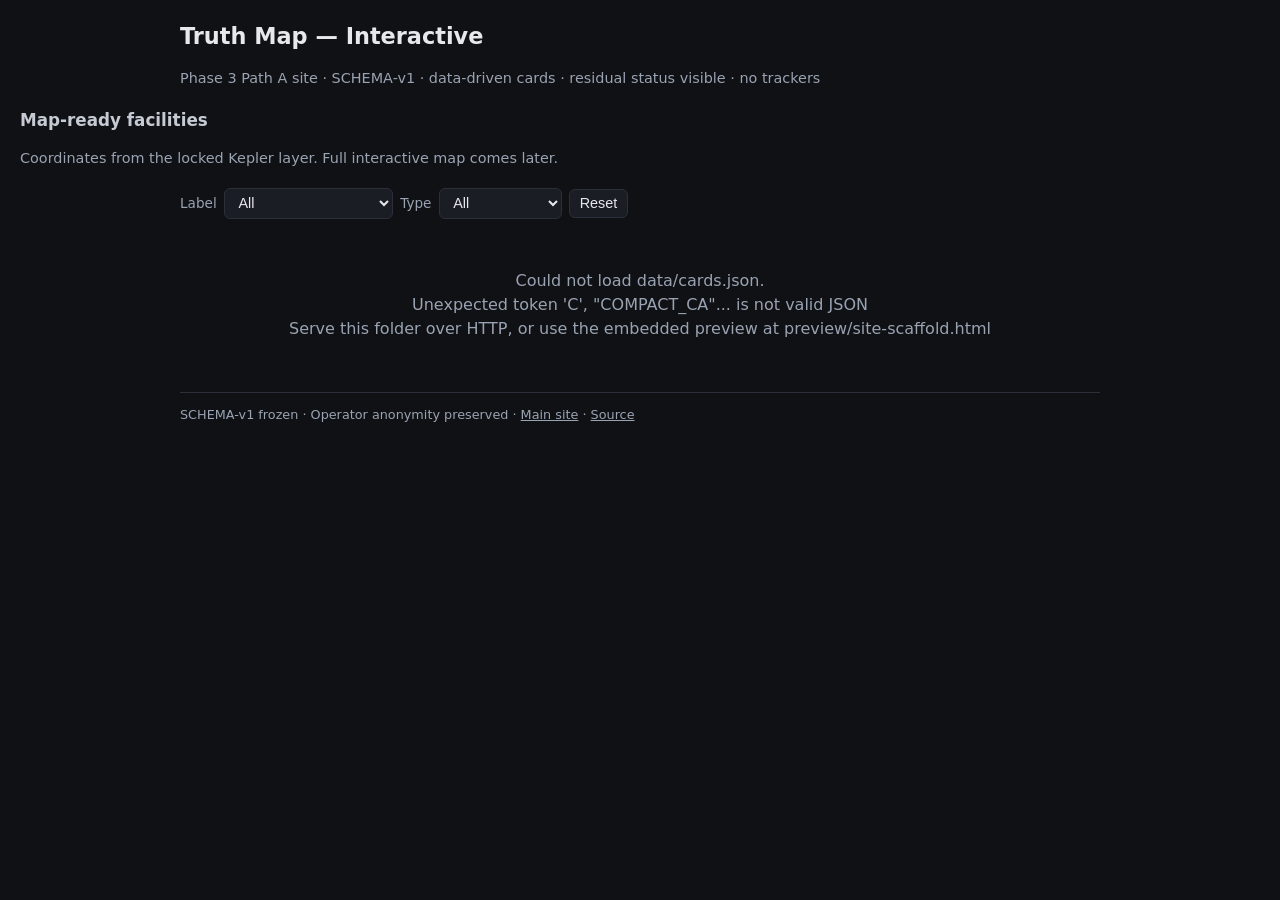
<file: interactive/index.html>
<!DOCTYPE html>
<html lang="en">
<head>
  <meta charset="UTF-8" />
  <meta name="viewport" content="width=device-width, initial-scale=1" />
  <title>Truth Map — Interactive</title>
  <link rel="stylesheet" href="styles.css" />
</head>
<body>
  <header>
    <h1>Truth Map — Interactive</h1>
    <p class="sub">Phase 3 Path A site · SCHEMA-v1 · data-driven cards · residual status visible · no trackers</p>
  </header>
  <section>
    <h2 class="section-title">Map-ready facilities</h2>
    <p class="sub" style="margin-bottom:0.6rem">Coordinates from the locked Kepler layer. Full interactive map comes later.</p>
    <div id="map-list"></div>
  </section>
  <div class="controls">
    <label for="filter-label">Label</label>
    <select id="filter-label">
      <option value="all">All</option>
      <option value="True">True</option>
      <option value="Likely but Unproven">Likely but Unproven</option>
      <option value="Contested">Contested</option>
      <option value="Highly Unlikely">Highly Unlikely</option>
      <option value="False">False</option>
    </select>
    <label for="filter-type">Type</label>
    <select id="filter-type">
      <option value="all">All</option>
      <option value="claim">Claim</option>
      <option value="event">Event</option>
      <option value="person">Person</option>
      <option value="organization">Organization</option>
      <option value="facility">Facility</option>
    </select>
    <button type="button" id="reset">Reset</button>
    <span id="count"></span>
  </div>
  <div id="cards"></div>
  <footer>
    SCHEMA-v1 frozen · Operator anonymity preserved ·
    <a href="https://truth-map.github.io/truth-map/">Main site</a> ·
    <a href="https://github.com/Truth-Map/truth-map/tree/main/interactive">Source</a>
  </footer>
  <script src="app.js"></script>
</body>
</html>
</file>
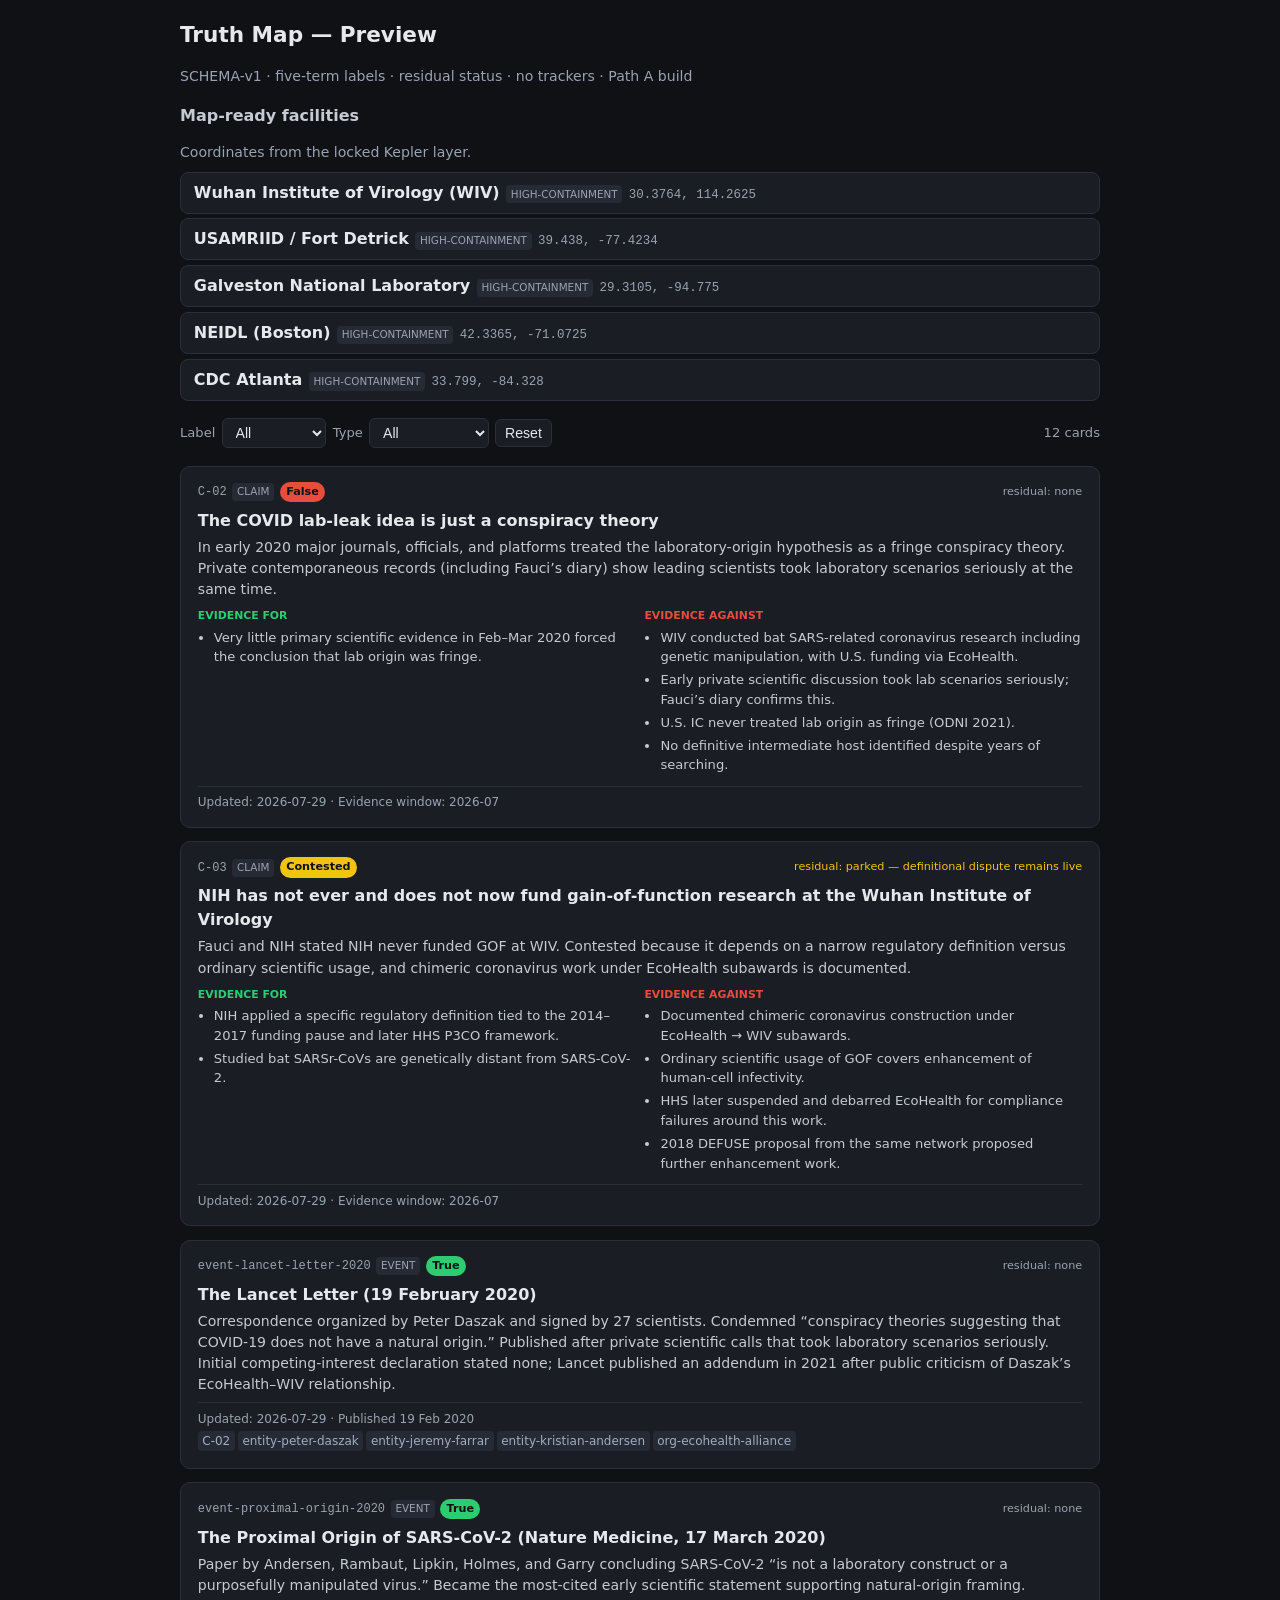
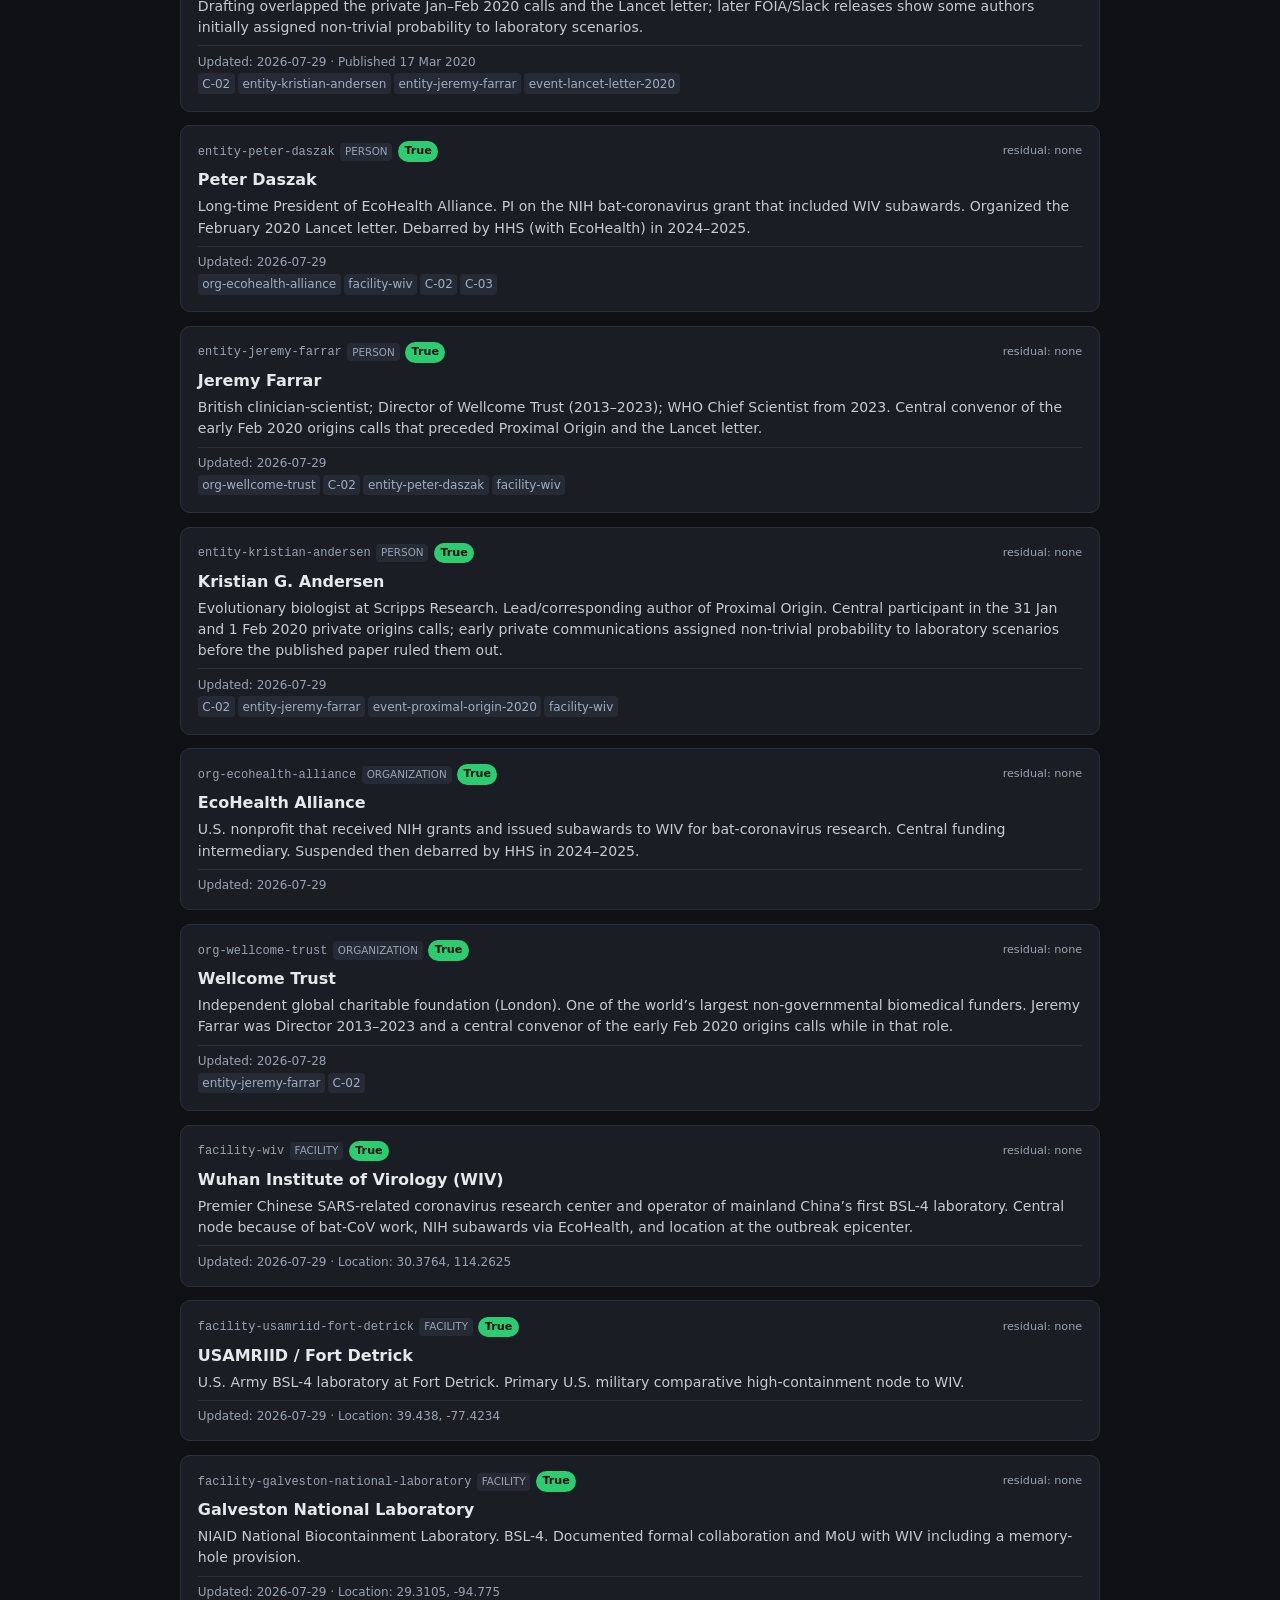
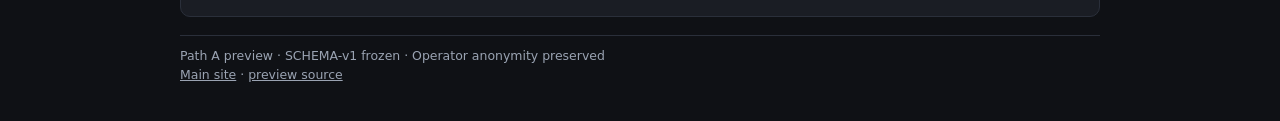
<file: preview/index.html>
<!DOCTYPE html>
<html><head><meta charset="UTF-8"><title>Redirect</title>
<meta http-equiv="refresh" content="0;url=./site-scaffold.html">
</head><body><p><a href="./site-scaffold.html">Open Truth Map Preview</a></p></body></html>
</file>
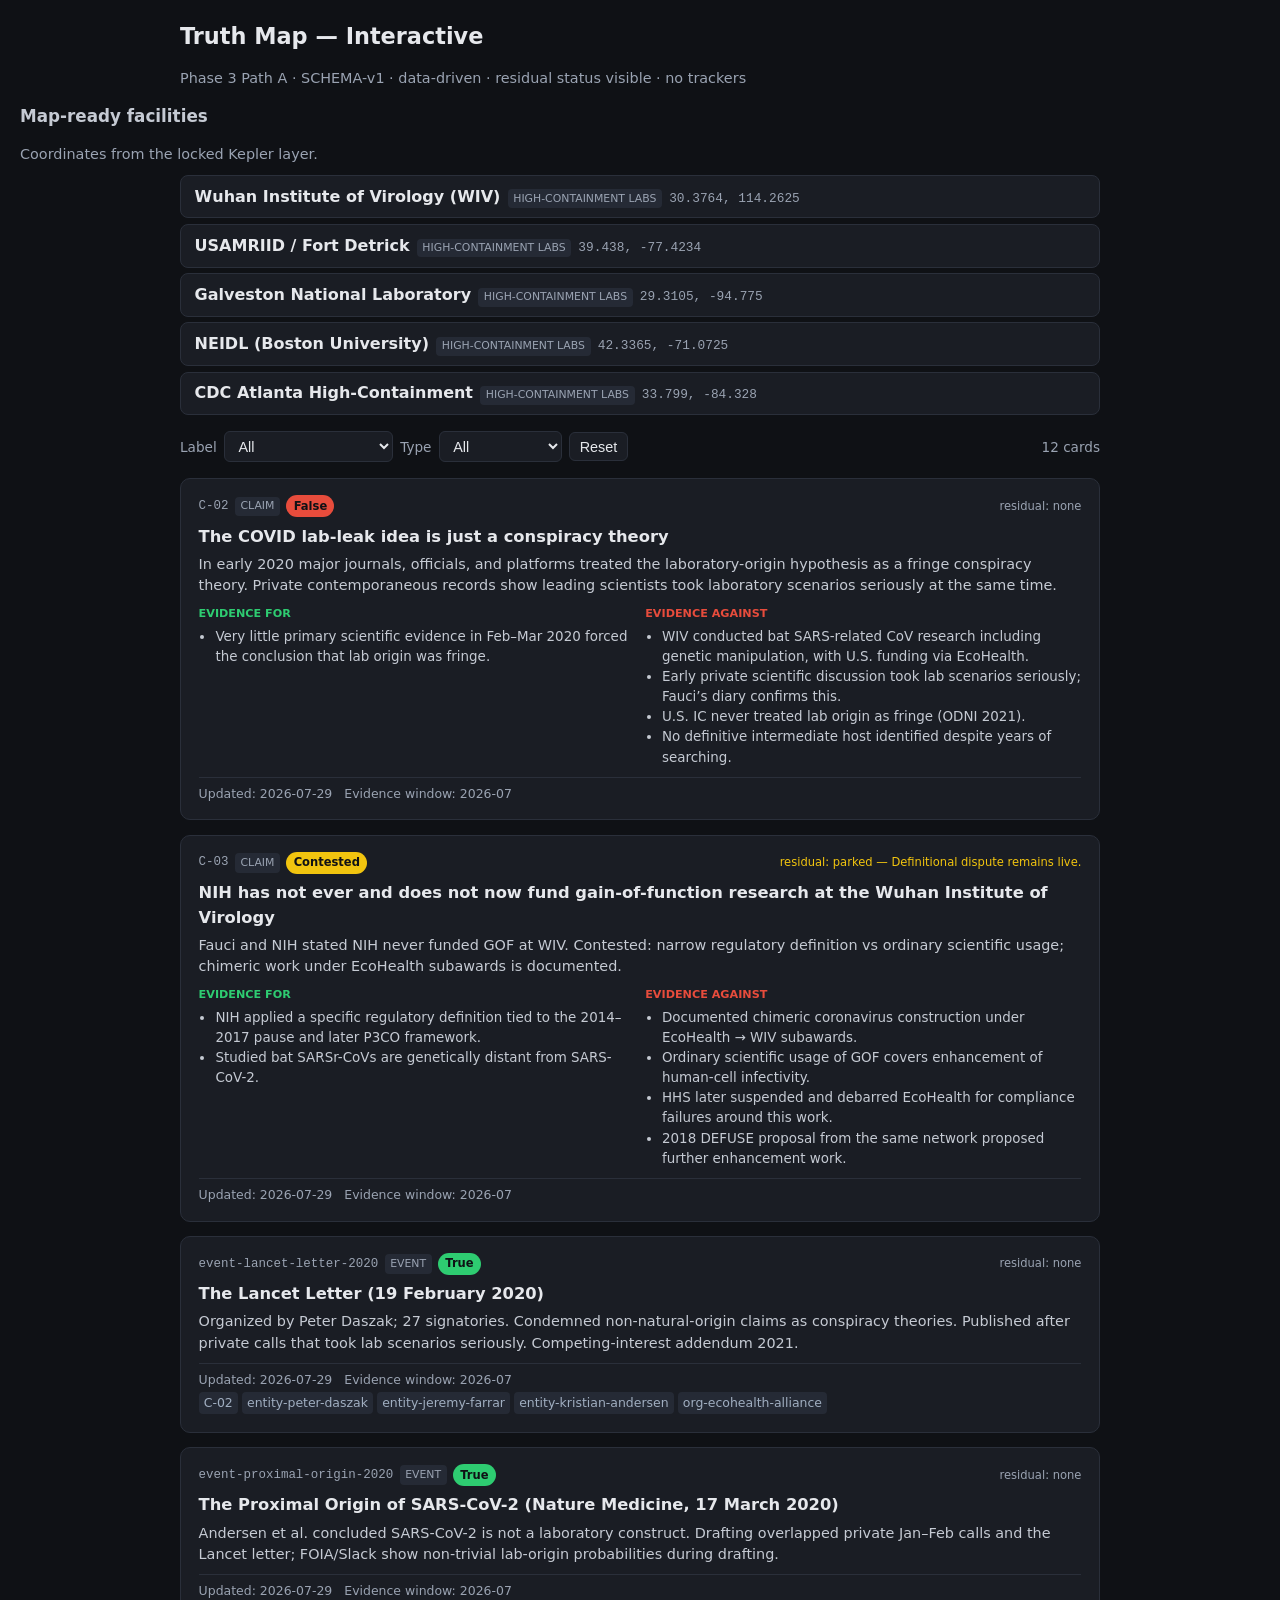
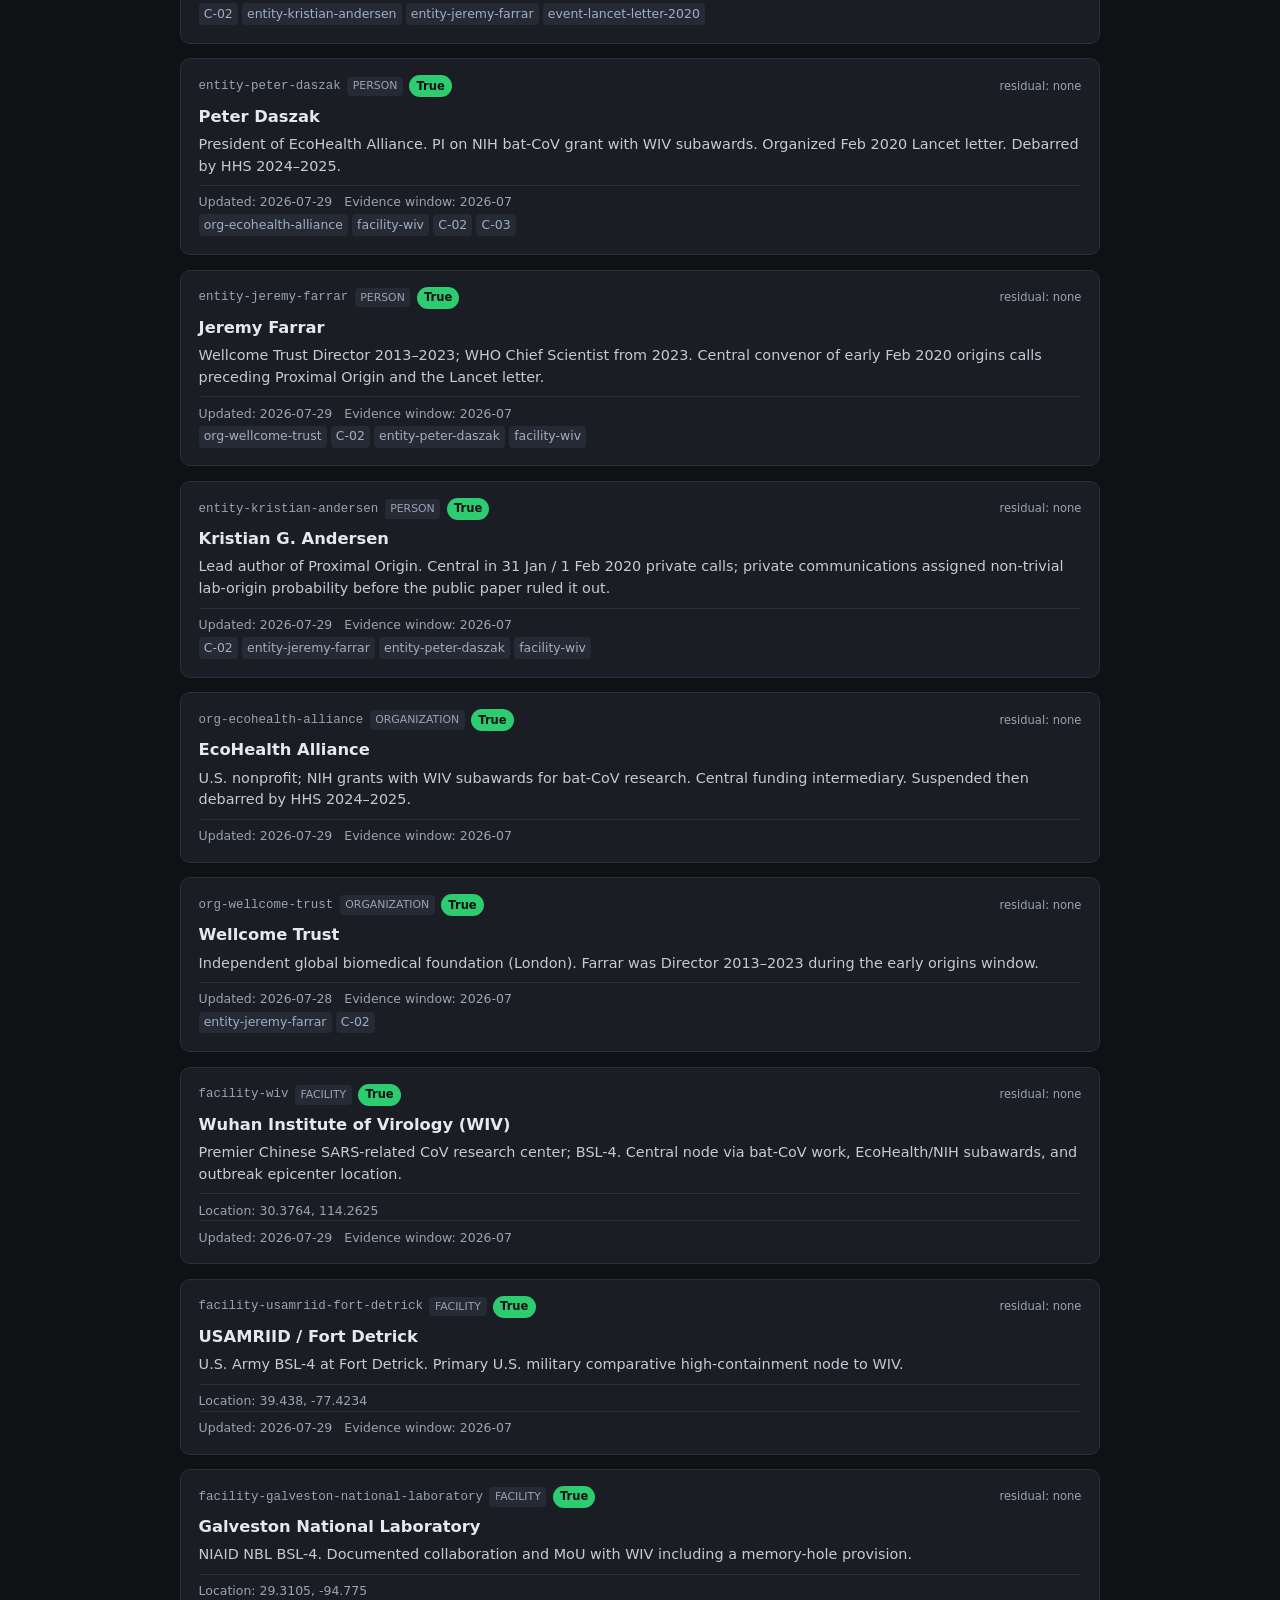
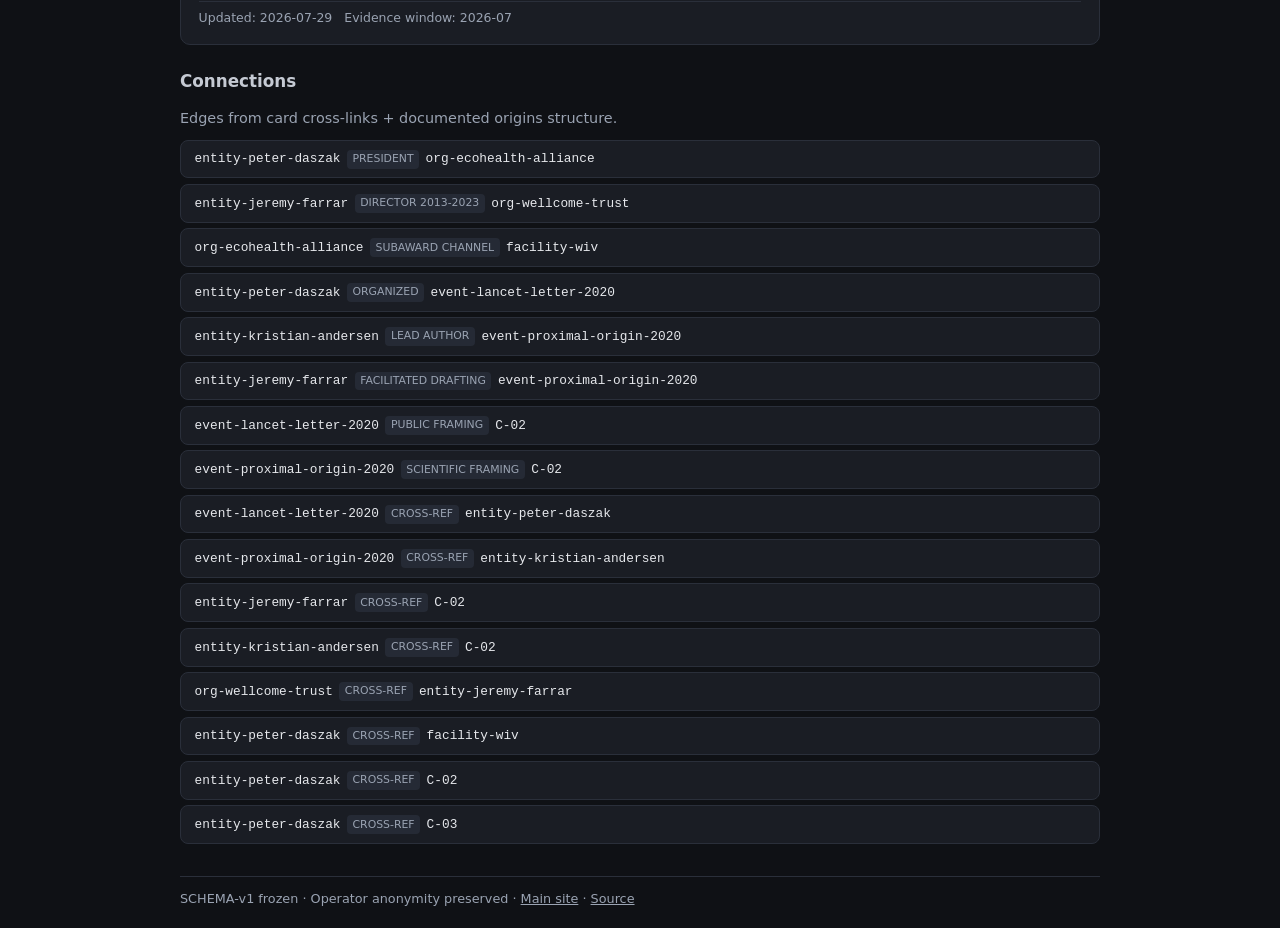
<file: docs/interactive/index.html>
<!DOCTYPE html>
<html lang="en">
<head>
  <meta charset="UTF-8" />
  <meta name="viewport" content="width=device-width, initial-scale=1" />
  <title>Truth Map — Interactive</title>
  <link rel="stylesheet" href="styles.css" />
</head>
<body>
  <header>
    <h1>Truth Map — Interactive</h1>
    <p class="sub">Phase 3 Path A · SCHEMA-v1 · data-driven · residual status visible · no trackers</p>
  </header>
  <section>
    <h2 class="section-title">Map-ready facilities</h2>
    <p class="sub" style="margin-bottom:0.6rem">Coordinates from the locked Kepler layer.</p>
    <div id="map-list"></div>
  </section>
  <div class="controls">
    <label for="filter-label">Label</label>
    <select id="filter-label">
      <option value="all">All</option>
      <option value="True">True</option>
      <option value="Contested">Contested</option>
      <option value="False">False</option>
      <option value="Likely but Unproven">Likely but Unproven</option>
    </select>
    <label for="filter-type">Type</label>
    <select id="filter-type">
      <option value="all">All</option>
      <option value="claim">Claim</option>
      <option value="event">Event</option>
      <option value="person">Person</option>
      <option value="organization">Organization</option>
      <option value="facility">Facility</option>
    </select>
    <button type="button" id="reset">Reset</button>
    <span id="count"></span>
  </div>
  <div id="cards"></div>
  <section style="max-width:920px;margin:1.5rem auto">
    <h2 class="section-title">Connections</h2>
    <p class="sub" style="margin-bottom:0.6rem">Edges from card cross-links + documented origins structure.</p>
    <div id="edges-list"></div>
  </section>
  <footer>
    SCHEMA-v1 frozen · Operator anonymity preserved ·
    <a href="../">Main site</a> ·
    <a href="https://github.com/Truth-Map/truth-map/tree/main/interactive">Source</a>
  </footer>
  <script src="app.js"></script>
</body>
</html>
</file>
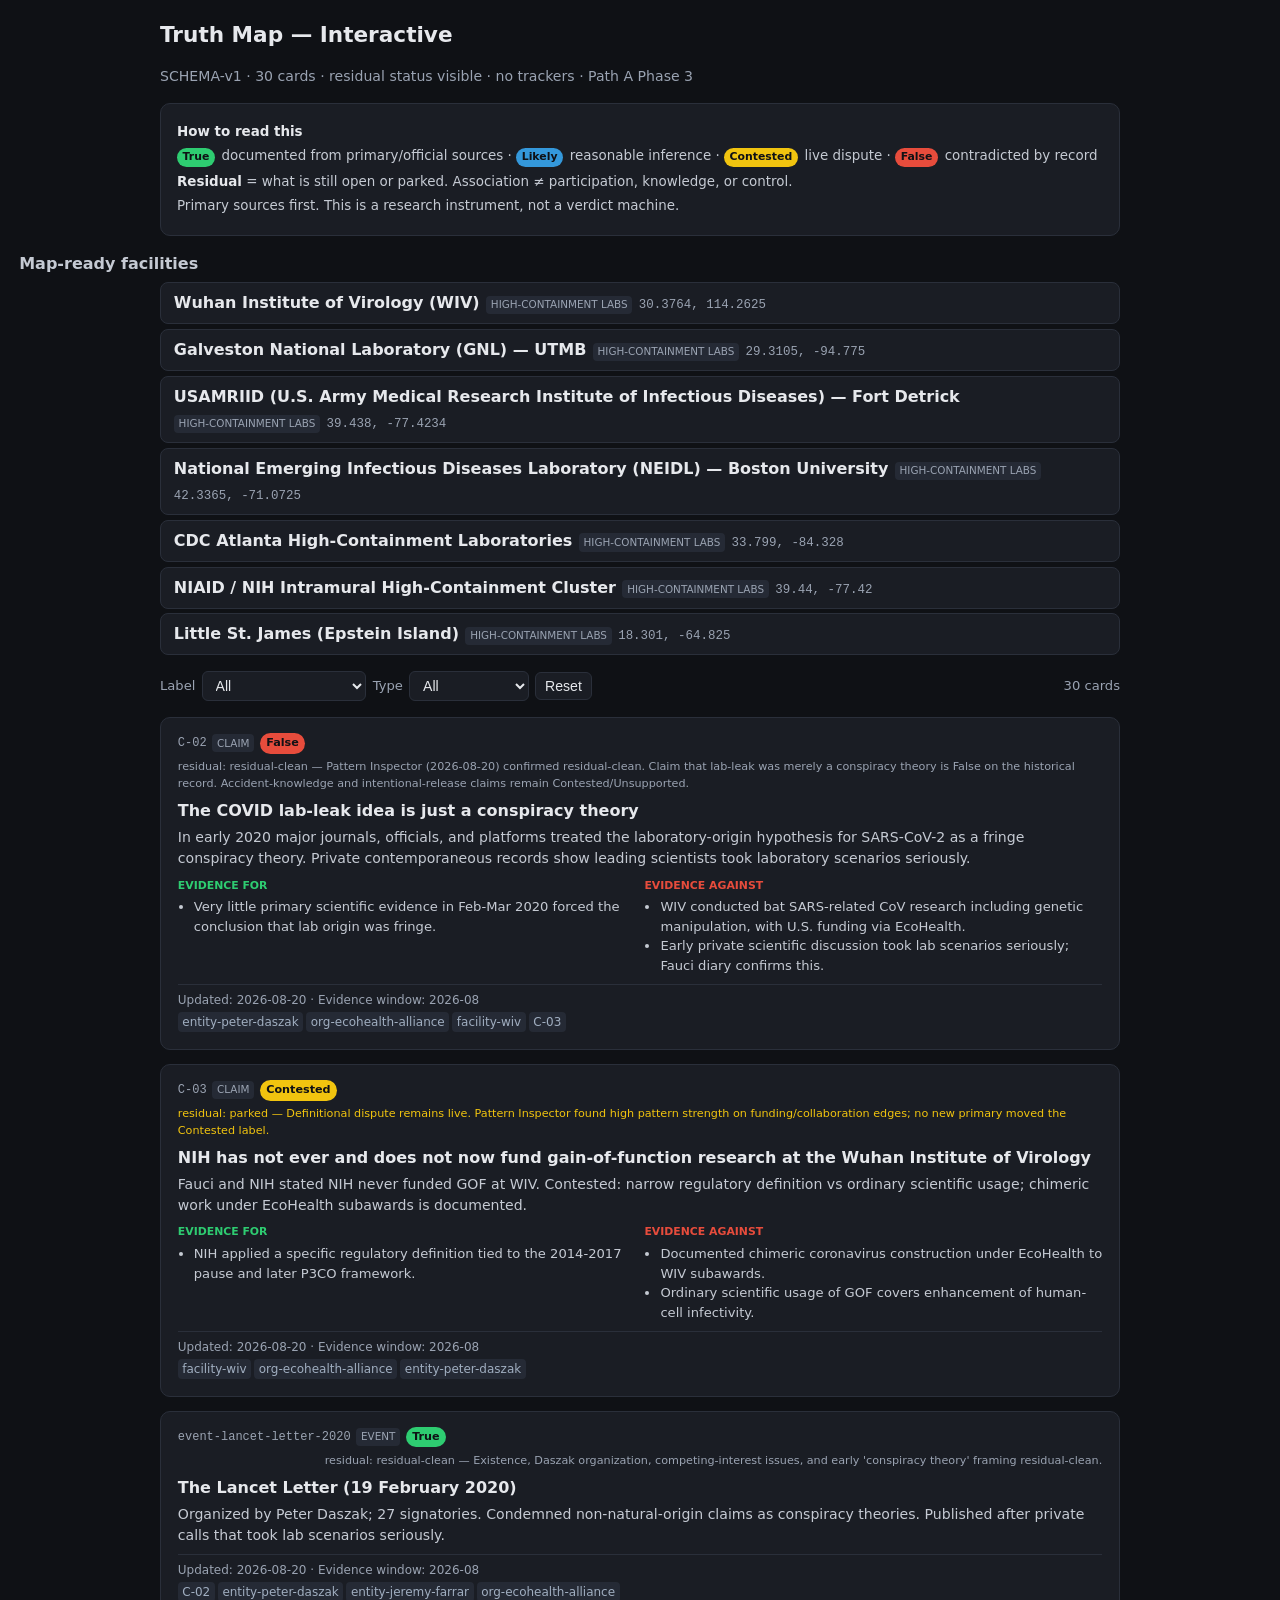
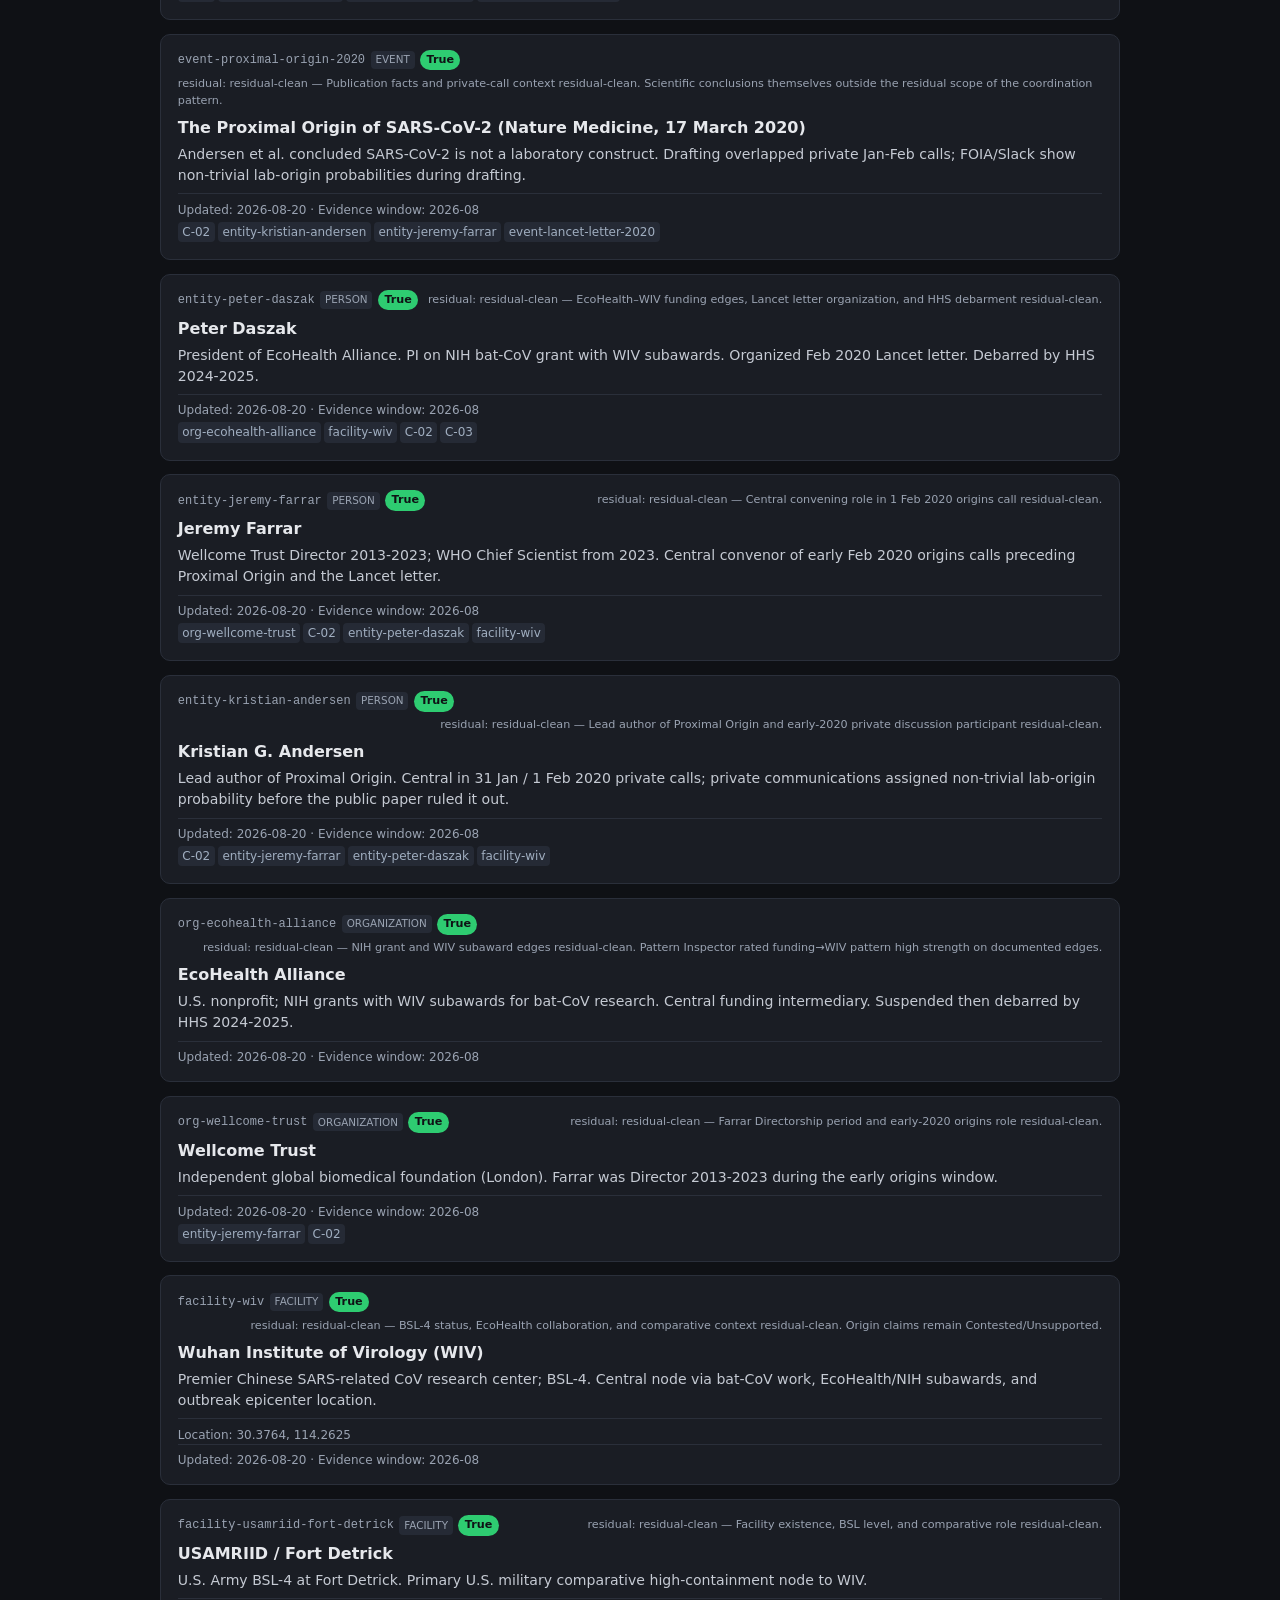
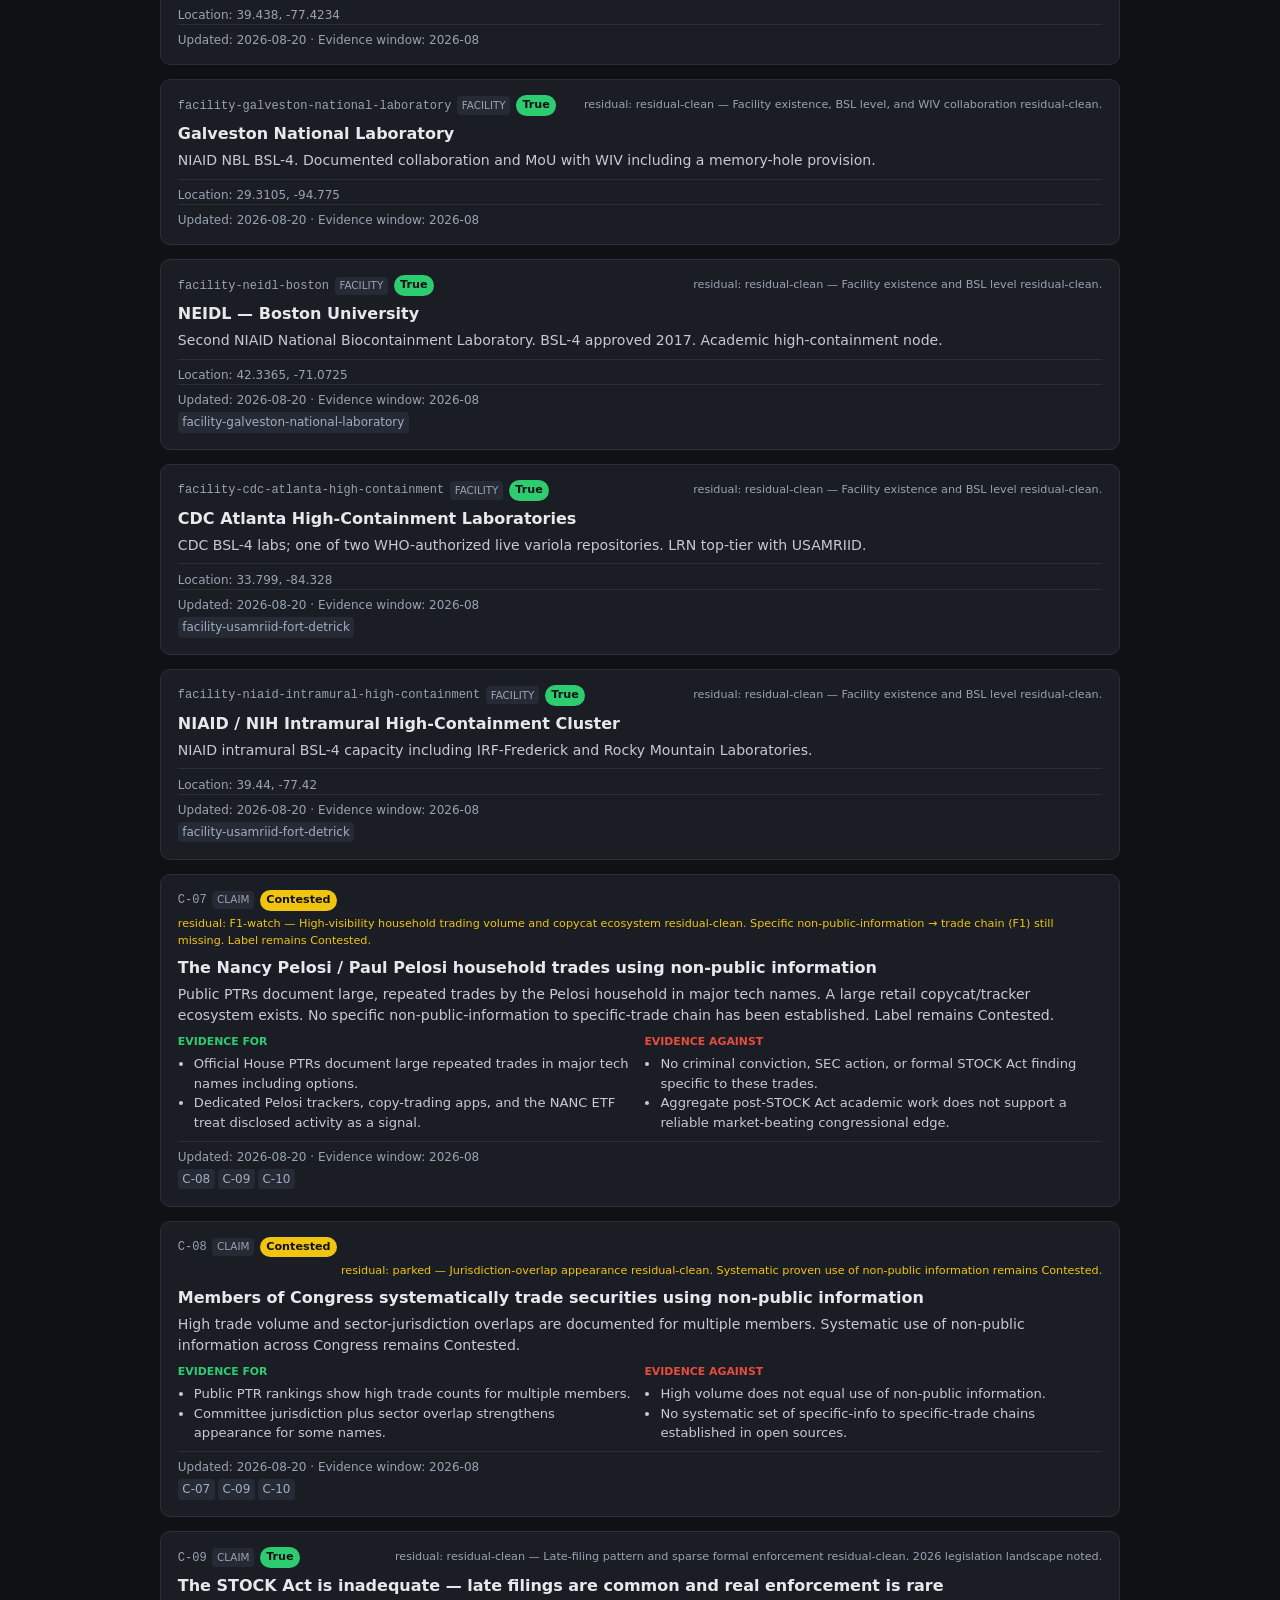
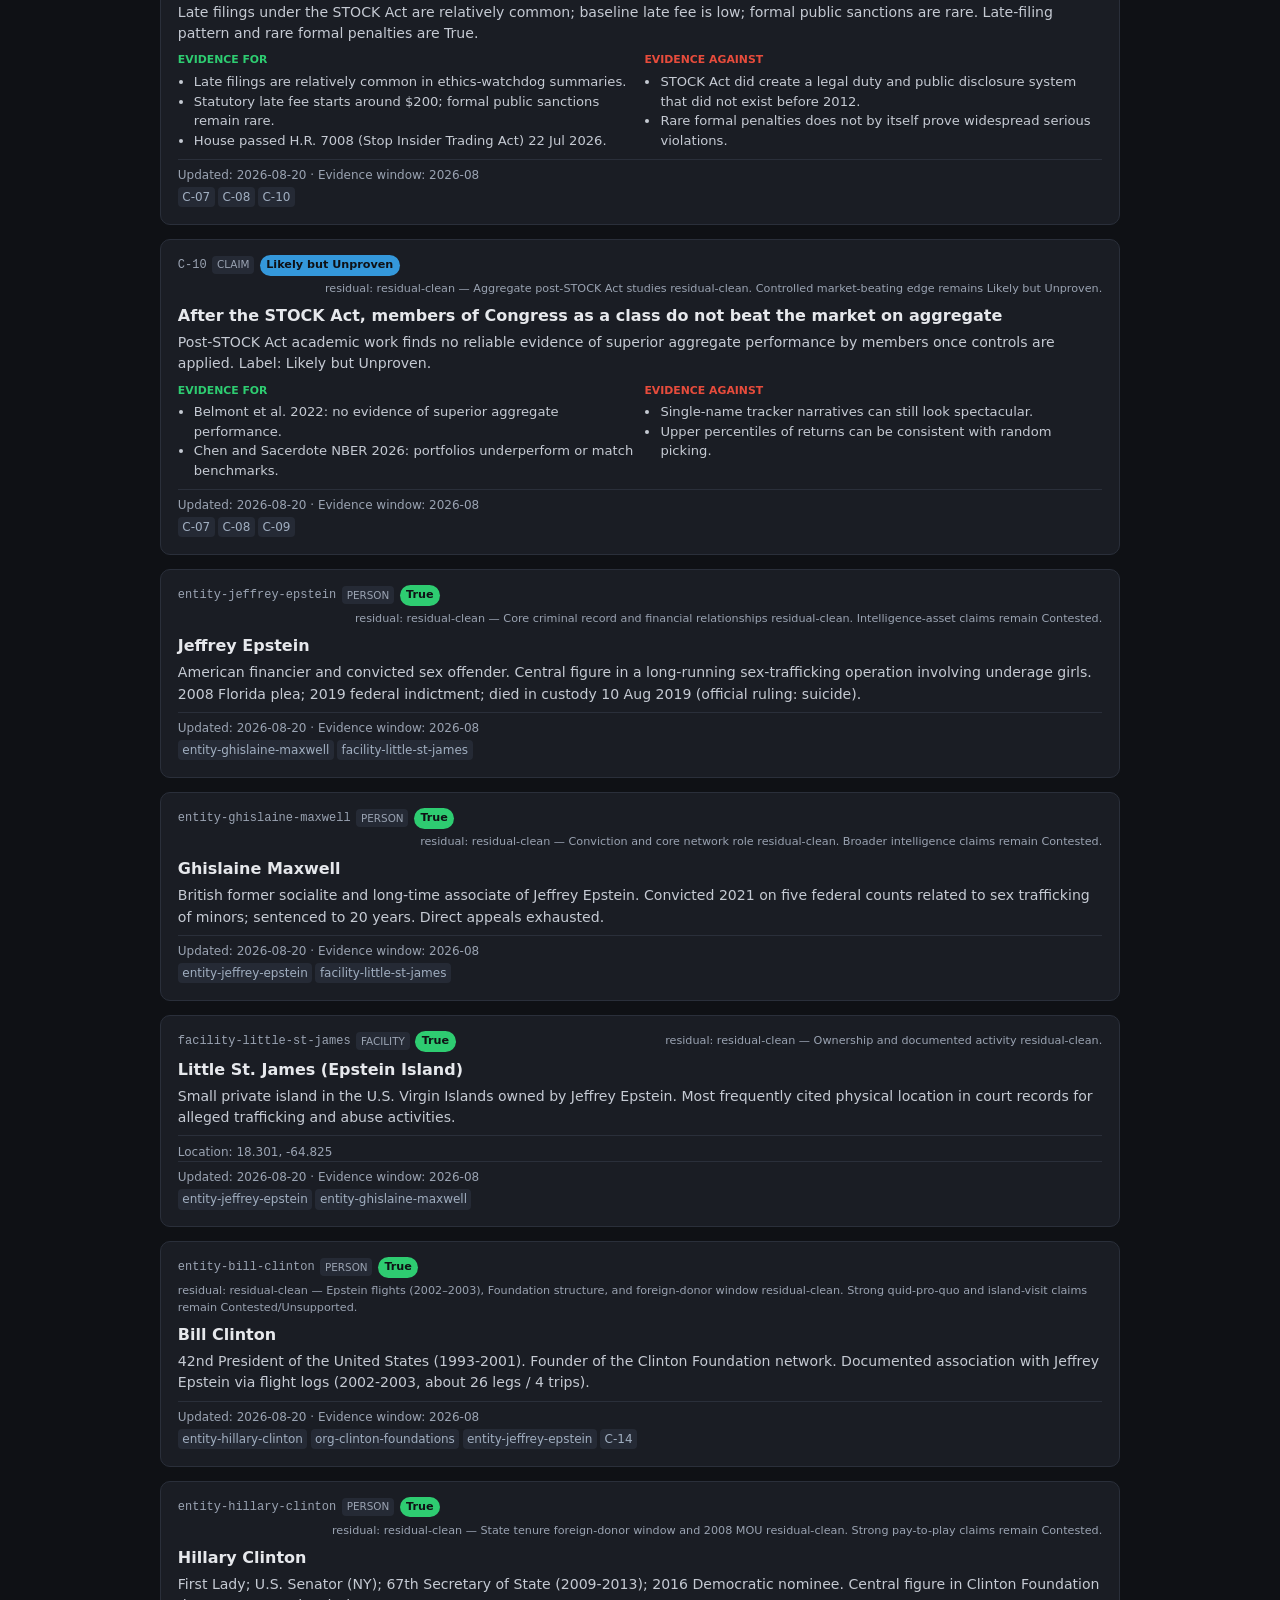
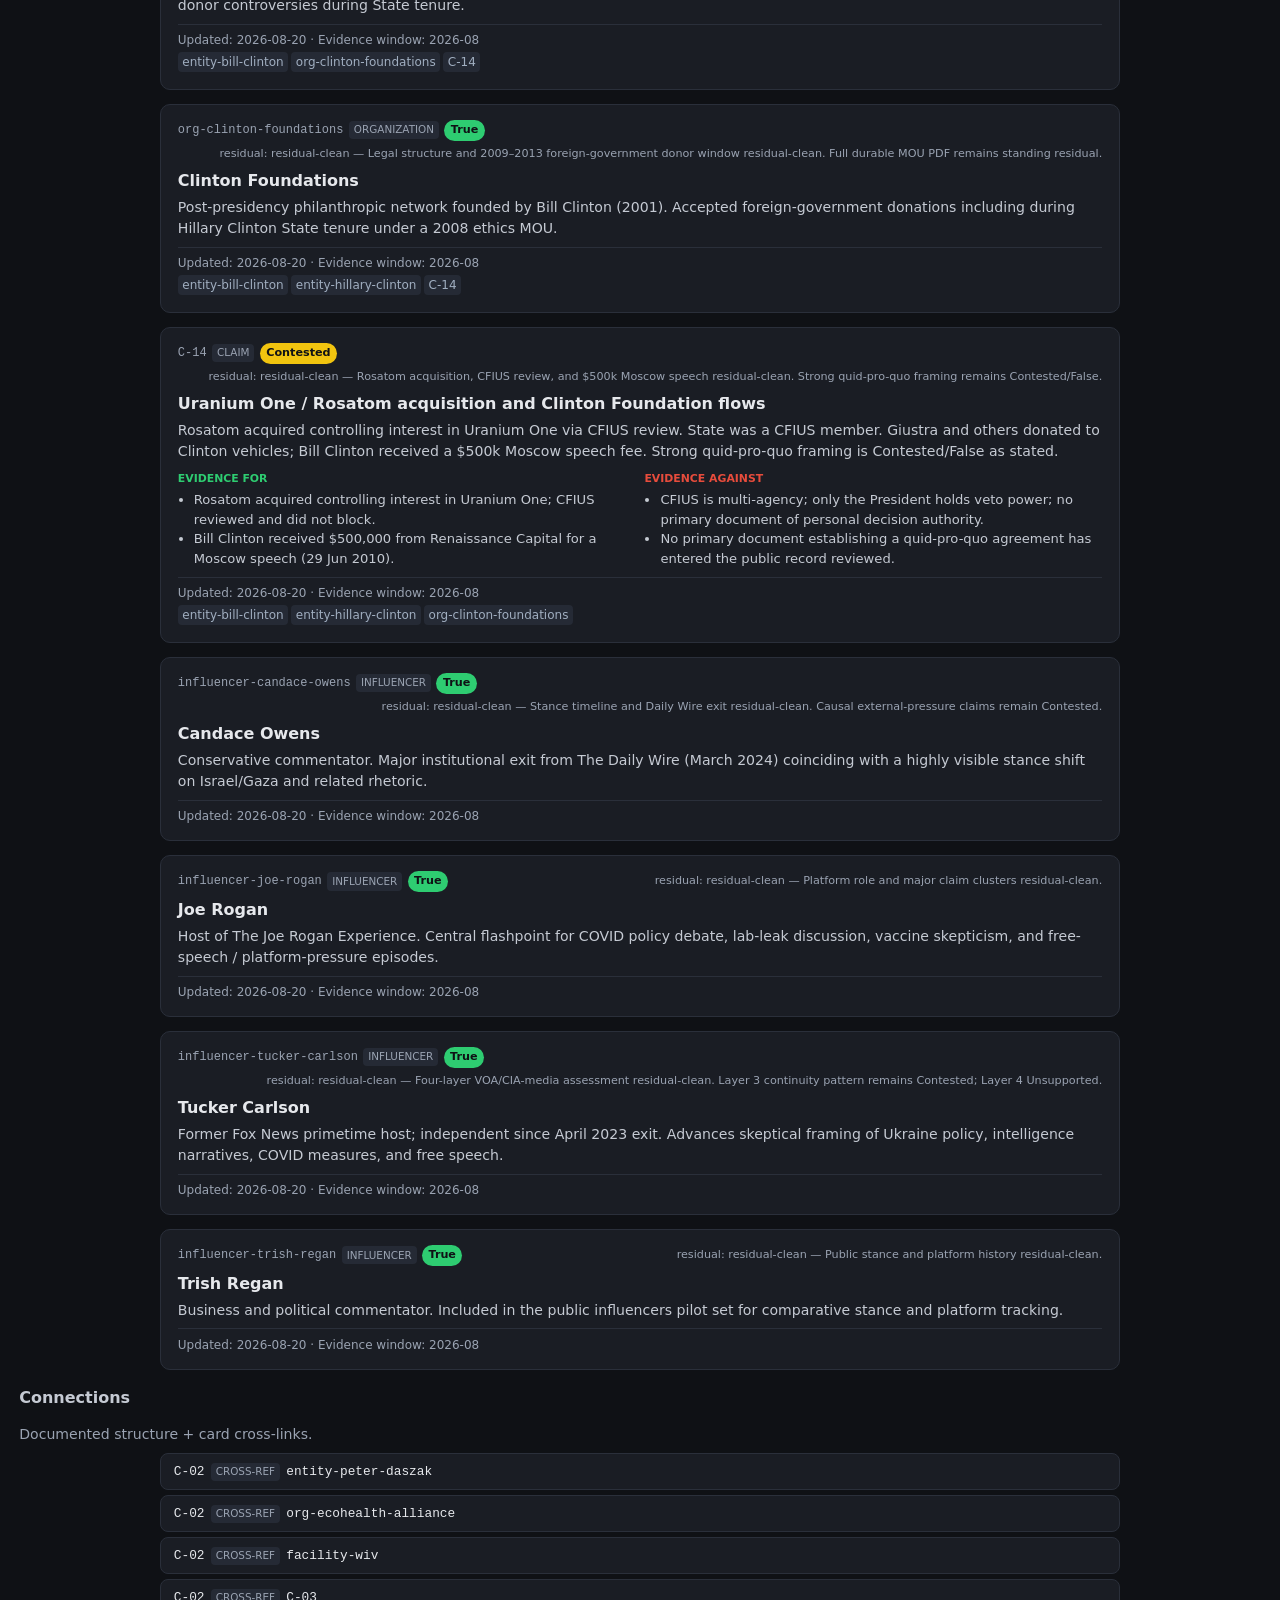
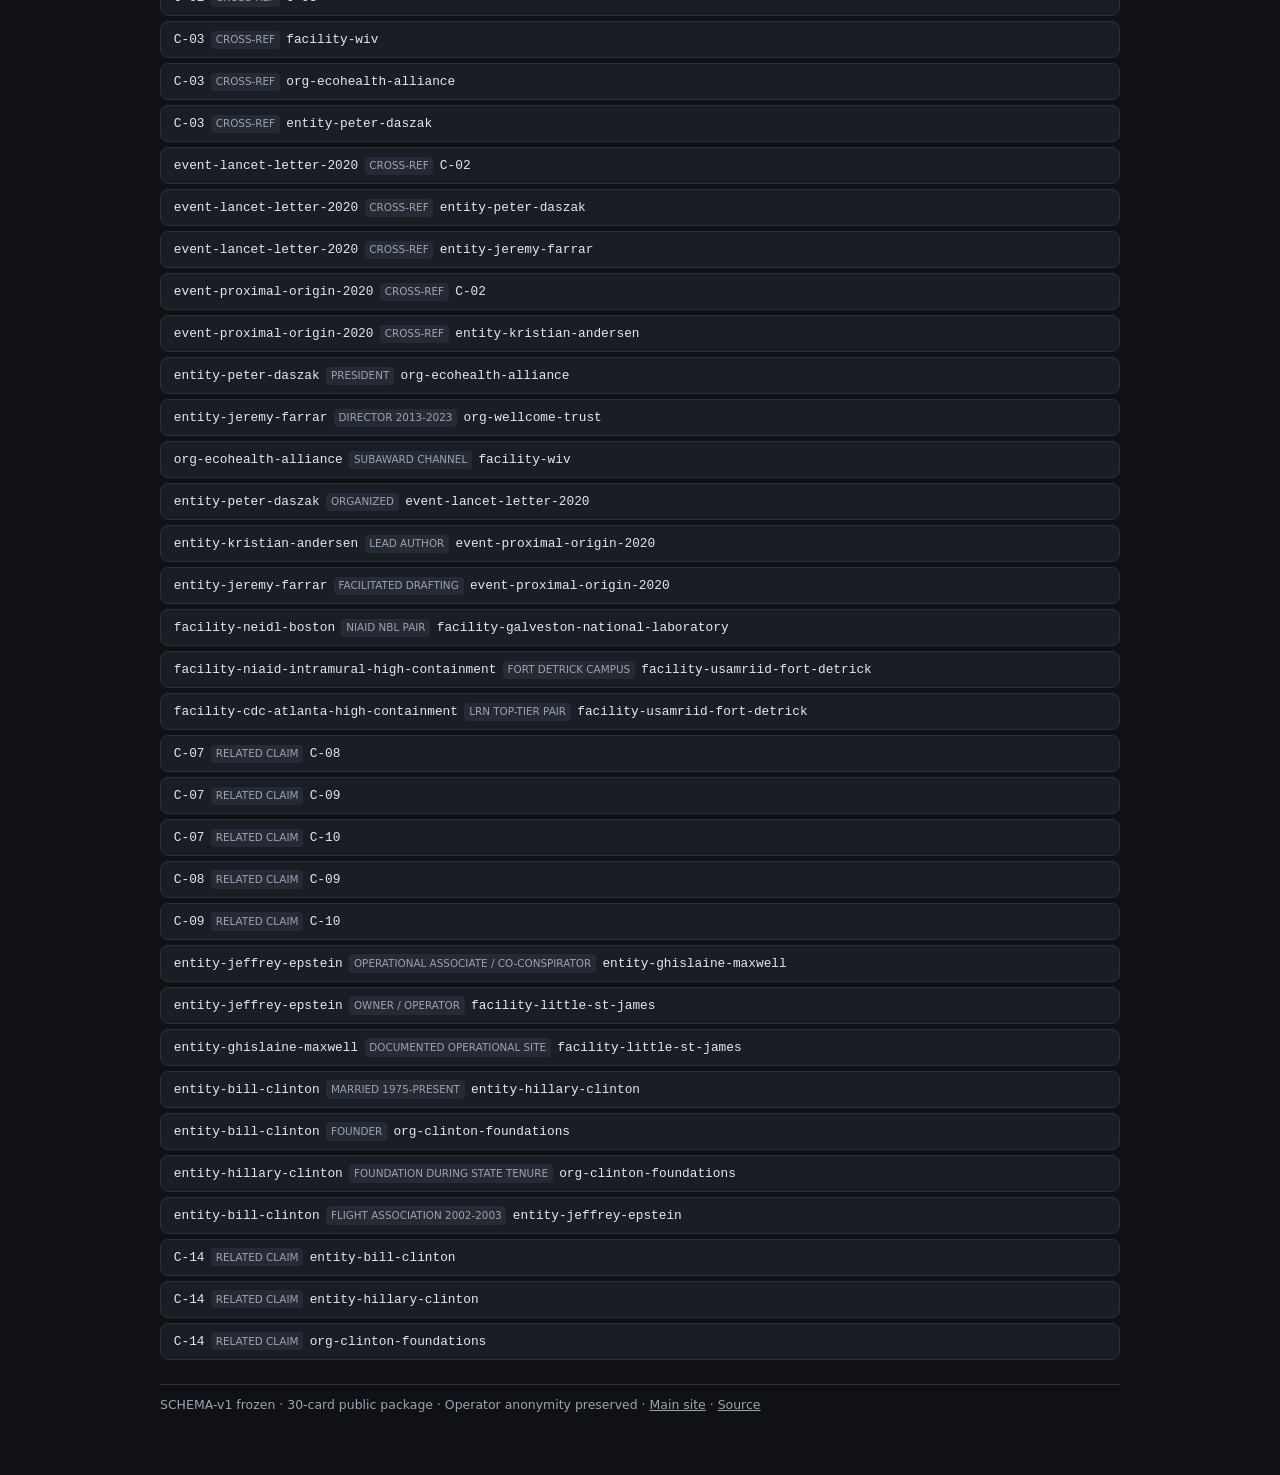
<file: docs/interactive-app.html>
<!DOCTYPE html>
<html lang="en"><head>
<meta charset="UTF-8"/><meta name="viewport" content="width=device-width,initial-scale=1"/>
<title>Truth Map — Interactive</title>
<style>
:root{--bg:#0f1115;--card:#1a1d24;--text:#e6e8ec;--muted:#9aa3b2;--border:#2a2f3a;--true:#2ecc71;--contested:#f1c40f;--false:#e74c3c;--likely:#3498db;--unlikely:#e67e22}
*{box-sizing:border-box}body{margin:0;font-family:system-ui,sans-serif;background:var(--bg);color:var(--text);line-height:1.5;padding:1.2rem}
header,.controls,#map-list,#cards,#edges,.legend,footer{max-width:960px;margin:0 auto 1rem}
h1{font-size:1.35rem;margin:0 0 .2rem}.sub{color:var(--muted);font-size:.88rem}
.legend{background:var(--card);border:1px solid var(--border);border-radius:10px;padding:.85rem 1rem;font-size:.84rem;color:#c5cad3}
.legend strong{color:var(--text)}.legend .row{margin:.28rem 0}
.pill{display:inline-block;font-size:.68rem;font-weight:600;padding:.1rem .35rem;border-radius:999px;color:#0f1115;margin-right:.15rem}
.pill.T{background:var(--true)}.pill.C{background:var(--contested)}.pill.F{background:var(--false)}.pill.L{background:var(--likely)}
.controls{display:flex;flex-wrap:wrap;gap:.4rem;align-items:center}
label{color:var(--muted);font-size:.82rem}select,button{background:var(--card);color:var(--text);border:1px solid var(--border);border-radius:6px;padding:.3rem .55rem;font-size:.88rem}button{cursor:pointer}
#count{color:var(--muted);font-size:.82rem;margin-left:auto}
.map-item,.edge-item{background:var(--card);border:1px solid var(--border);border-radius:8px;padding:.5rem .8rem;margin-bottom:.3rem;display:flex;flex-wrap:wrap;gap:.4rem;align-items:baseline}
.name{font-weight:600}.coords{font-family:ui-monospace,monospace;font-size:.78rem;color:var(--muted)}
.layer,.rel{font-size:.65rem;text-transform:uppercase;padding:.08rem .3rem;border-radius:4px;background:#252a35;color:var(--muted)}
.card{background:var(--card);border:1px solid var(--border);border-radius:10px;padding:.95rem 1.05rem;margin-bottom:.85rem}
.card-header{display:flex;flex-wrap:wrap;gap:.35rem;align-items:center;margin-bottom:.4rem}
.id{font-family:ui-monospace,monospace;font-size:.75rem;color:var(--muted)}
.type{font-size:.65rem;text-transform:uppercase;padding:.08rem .3rem;border-radius:4px;background:#252a35;color:var(--muted)}
.label{font-size:.7rem;font-weight:600;padding:.12rem .4rem;border-radius:999px;color:#0f1115}
.label.True{background:var(--true)}.label.Contested{background:var(--contested)}.label.False{background:var(--false)}
.label.Likely{background:var(--likely)}.label.Unlikely{background:var(--unlikely)}
.residual{font-size:.7rem;color:var(--muted);margin-left:auto}.residual.parked,.residual.F1-watch{color:#f1c40f}
h2{font-size:1rem;margin:0 0 .25rem}.summary{color:#c5cad3;font-size:.88rem;margin:0 0 .45rem}
.evidence{display:grid;grid-template-columns:1fr 1fr;gap:.55rem;margin:.5rem 0;font-size:.82rem}
@media(max-width:640px){.evidence{grid-template-columns:1fr}}
.evidence h3{font-size:.68rem;text-transform:uppercase;margin:0 0 .2rem;color:var(--muted)}.for h3{color:var(--true)}.against h3{color:var(--false)}
.evidence ul{margin:0;padding-left:1rem;color:#c5cad3}
.meta{font-size:.75rem;color:var(--muted);border-top:1px solid var(--border);padding-top:.4rem}
.links span{display:inline-block;margin:.1rem .2rem .1rem 0;padding:.08rem .28rem;background:#252a35;border-radius:4px;color:#a0aec0;font-size:.75rem}
footer{font-size:.78rem;color:var(--muted);border-top:1px solid var(--border);padding-top:.7rem;margin-top:1.5rem}a{color:#9aa3b2}
.section-title{font-size:1rem;color:#c5cad3;margin:0 0 .4rem}
.edge-item .src,.edge-item .tgt{font-family:ui-monospace,monospace;font-size:.8rem}
.empty{color:var(--muted);padding:1rem 0}
</style></head><body>
<header>
<h1>Truth Map — Interactive</h1>
<p class="sub">SCHEMA-v1 · 30 cards · residual status visible · no trackers · Path A Phase 3</p>
</header>
<div class="legend">
<div class="row"><strong>How to read this</strong></div>
<div class="row"><span class="pill T">True</span> documented from primary/official sources · <span class="pill L">Likely</span> reasonable inference · <span class="pill C">Contested</span> live dispute · <span class="pill F">False</span> contradicted by record</div>
<div class="row"><strong>Residual</strong> = what is still open or parked. Association ≠ participation, knowledge, or control.</div>
<div class="row">Primary sources first. This is a research instrument, not a verdict machine.</div>
</div>
<section>
<h2 class="section-title">Map-ready facilities</h2>
<div id="map-list"></div>
</section>
<div class="controls">
<label>Label</label>
<select id="fl"><option value="all">All</option><option value="True">True</option><option value="Likely but Unproven">Likely but Unproven</option><option value="Contested">Contested</option><option value="Highly Unlikely">Highly Unlikely</option><option value="False">False</option></select>
<label>Type</label>
<select id="ft"><option value="all">All</option><option value="claim">Claim</option><option value="event">Event</option><option value="person">Person</option><option value="organization">Organization</option><option value="facility">Facility</option><option value="influencer">Influencer</option></select>
<button type="button" id="reset">Reset</button>
<span id="count"></span>
</div>
<div id="cards"><p class="empty">Loading data…</p></div>
<section>
<h2 class="section-title">Connections</h2>
<p class="sub" style="margin-bottom:.5rem">Documented structure + card cross-links.</p>
<div id="edges"></div>
</section>
<footer>
SCHEMA-v1 frozen · 30-card public package · Operator anonymity preserved ·
<a href="./">Main site</a> ·
<a href="https://github.com/Truth-Map/truth-map">Source</a>
</footer>
<script>
function esc(s){var d=document.createElement("div");d.textContent=s||"";return d.innerHTML}
function lc(l){if(!l)return"Contested";if(l==="True")return"True";if(l==="False")return"False";if(l==="Contested")return"Contested";if(l.indexOf("Likely")!==-1)return"Likely";if(l.indexOf("Unlikely")!==-1)return"Unlikely";return"Contested"}
function renderMap(nodes){
  document.getElementById("map-list").innerHTML=(nodes||[]).map(function(n){
    return '<div class="map-item"><span class="name">'+esc(n.name)+'</span><span class="layer">'+esc(n.layer_group||"")+'</span><span class="coords">'+esc(String(n.latitude)+", "+String(n.longitude))+'</span></div>';
  }).join("");
}
function renderEdges(edges){
  document.getElementById("edges").innerHTML=(edges||[]).map(function(e){
    return '<div class="edge-item"><span class="src">'+esc(e.source)+'</span><span class="rel">'+esc(e.label||"link")+'</span><span class="tgt">'+esc(e.target)+'</span></div>';
  }).join("");
}
function renderCards(cards){
  document.getElementById("count").textContent=cards.length+" cards";
  if(!cards.length){document.getElementById("cards").innerHTML='<p class="empty">No cards match the current filters.</p>';return}
  document.getElementById("cards").innerHTML=cards.map(function(c){
    var residual=c.residual_status||"none";
    var rnote=c.residual_note?" — "+c.residual_note:"";
    var links=(c.cross_links||[]).map(function(id){return"<span>"+esc(id)+"</span>"}).join("");
    var evidence="";
    var ef=c.evidence_for||[], ea=c.evidence_against||[];
    if(c.type==="claim"&&(ef.length||ea.length)){
      evidence='<div class="evidence"><div class="for"><h3>Evidence for</h3><ul>'+ef.map(function(t){return"<li>"+esc(t)+"</li>"}).join("")+'</ul></div><div class="against"><h3>Evidence against</h3><ul>'+ea.map(function(t){return"<li>"+esc(t)+"</li>"}).join("")+"</ul></div></div>";
    }
    var loc="";
    if(c.location&&c.location.latitude!=null)loc='<div class="meta">Location: '+esc(String(c.location.latitude)+", "+String(c.location.longitude))+"</div>";
    return '<article class="card"><div class="card-header"><span class="id">'+esc(c.id)+'</span><span class="type">'+esc(c.type)+'</span><span class="label '+lc(c.label)+'">'+esc(c.label)+'</span><span class="residual '+residual+'">residual: '+esc(residual+rnote)+'</span></div><h2>'+esc(c.title||c.id)+'</h2><p class="summary">'+esc(c.short_summary||"")+"</p>"+evidence+loc+'<div class="meta">Updated: '+esc(c.last_updated||"-")+" · Evidence window: "+esc(c.evidence_window||"-")+"</div>"+(links?'<div class="links">'+links+"</div>":"")+"</article>";
  }).join("");
}
var ALL=[];
function apply(){
  var L=document.getElementById("fl").value, T=document.getElementById("ft").value;
  renderCards(ALL.filter(function(c){return (L==="all"||c.label===L)&&(T==="all"||c.type===T)}));
}
document.getElementById("fl").onchange=apply;
document.getElementById("ft").onchange=apply;
document.getElementById("reset").onclick=function(){document.getElementById("fl").value="all";document.getElementById("ft").value="all";apply()};
var base="interactive-data/";
Promise.all([
  fetch(base+"cards1.json").then(function(r){if(!r.ok)throw new Error("cards1 "+r.status);return r.json()}),
  fetch(base+"cards2.json").then(function(r){if(!r.ok)throw new Error("cards2 "+r.status);return r.json()}),
  fetch(base+"nodes.json").then(function(r){return r.ok?r.json():[]}).catch(function(){return[]}),
  fetch(base+"edges.json").then(function(r){return r.ok?r.json():[]}).catch(function(){return[]})
]).then(function(arr){
  ALL=arr[0].concat(arr[1]);
  renderMap(arr[2]);
  renderEdges(arr[3]);
  apply();
}).catch(function(err){
  document.getElementById("cards").innerHTML='<p class="empty">Could not load data ('+esc(err.message)+'). Check interactive-data/ files.</p>';
});
</script>
</body></html>
</file>
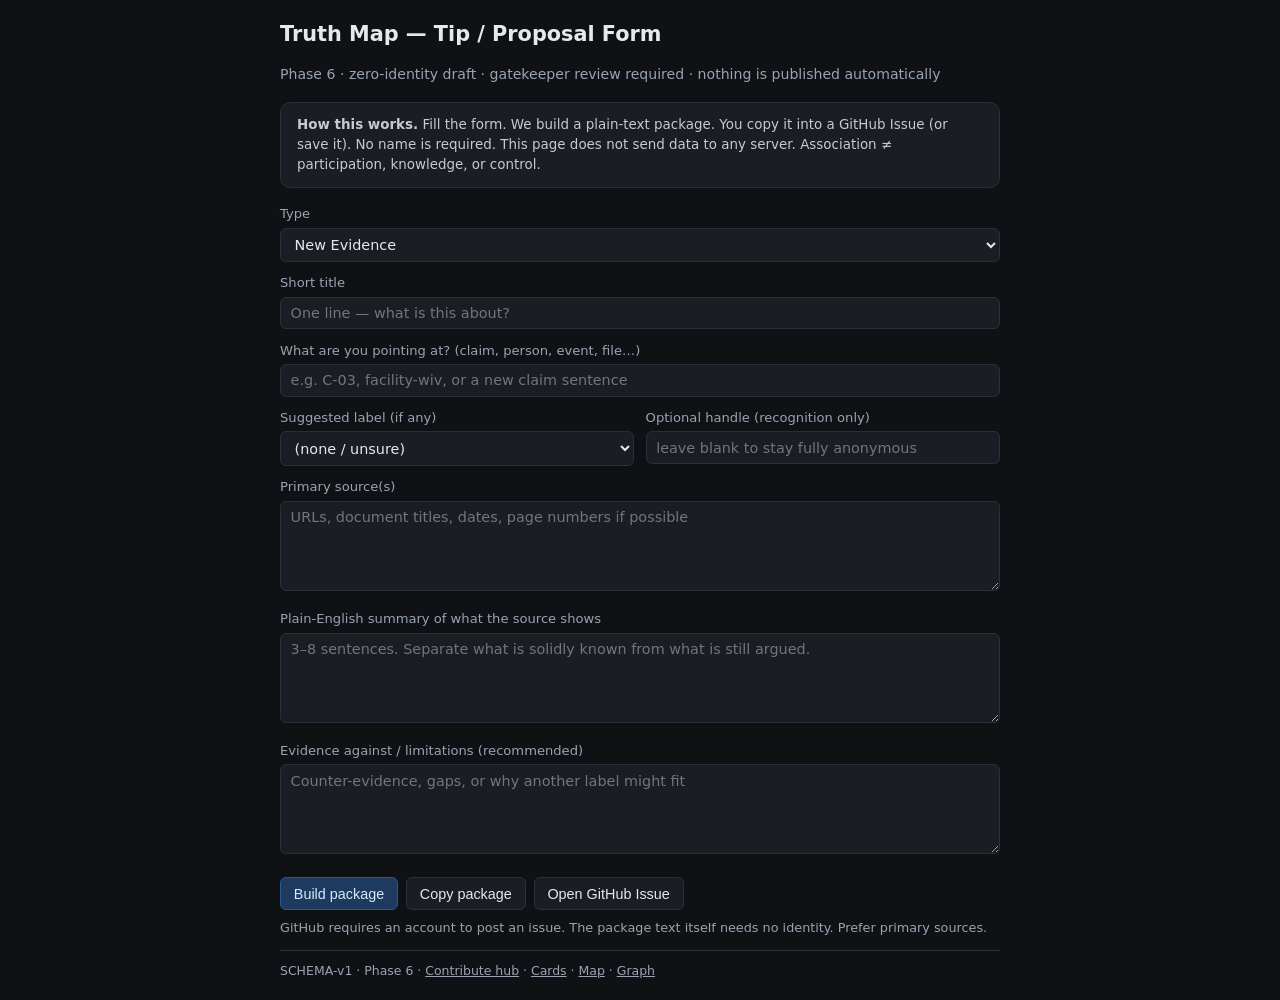
<file: docs/interactive-contribute.html>
<!DOCTYPE html>
<html lang="en"><head>
<meta charset="UTF-8"/><meta name="viewport" content="width=device-width,initial-scale=1"/>
<title>Truth Map — Tip / Proposal Form</title>
<style>
:root{--bg:#0f1115;--card:#1a1d24;--text:#e6e8ec;--muted:#9aa3b2;--border:#2a2f3a}
*{box-sizing:border-box}body{margin:0;font-family:system-ui,sans-serif;background:var(--bg);color:var(--text);line-height:1.5;padding:1.2rem}
.wrap{max-width:720px;margin:0 auto}
h1{font-size:1.3rem;margin:0 0 .2rem}.sub{color:var(--muted);font-size:.88rem;margin-bottom:1rem}
.legend{background:var(--card);border:1px solid var(--border);border-radius:10px;padding:.75rem 1rem;font-size:.84rem;color:#c5cad3;margin-bottom:1rem}
label{display:block;font-size:.82rem;color:var(--muted);margin:.7rem 0 .25rem}
input,select,textarea{width:100%;background:var(--card);color:var(--text);border:1px solid var(--border);border-radius:6px;padding:.45rem .6rem;font-size:.9rem;font-family:inherit}
textarea{min-height:90px;resize:vertical}
.row{display:grid;grid-template-columns:1fr 1fr;gap:.7rem}
@media(max-width:600px){.row{grid-template-columns:1fr}}
.actions{display:flex;flex-wrap:wrap;gap:.5rem;margin-top:1rem}
button{background:var(--card);color:var(--text);border:1px solid var(--border);border-radius:6px;padding:.45rem .8rem;font-size:.9rem;cursor:pointer}
button.primary{background:#1e3a5f;border-color:#2a5a8f;color:#d6e8ff}
#out{margin-top:1rem;background:#12151b;border:1px solid var(--border);border-radius:8px;padding:.8rem;font-family:ui-monospace,monospace;font-size:.8rem;white-space:pre-wrap;color:#c5cad3;display:none}
footer{font-size:.78rem;color:var(--muted);border-top:1px solid var(--border);padding-top:.7rem;margin-top:1.5rem}a{color:#9aa3b2}
.note{font-size:.8rem;color:var(--muted);margin-top:.5rem}
</style></head><body>
<div class="wrap">
<header>
<h1>Truth Map — Tip / Proposal Form</h1>
<p class="sub">Phase 6 · zero-identity draft · gatekeeper review required · nothing is published automatically</p>
</header>
<div class="legend">
<strong>How this works.</strong> Fill the form. We build a plain-text package. You copy it into a GitHub Issue (or save it).
No name is required. This page does not send data to any server.
Association ≠ participation, knowledge, or control.
</div>
<form id="f" onsubmit="return false">
<label>Type</label>
<select id="type">
<option value="New Evidence">New Evidence</option>
<option value="Correction">Correction</option>
<option value="New Claim proposal">New Claim proposal</option>
<option value="New Case proposal">New Case proposal</option>
<option value="Question / tip">Question / tip</option>
</select>
<label>Short title</label>
<input id="title" maxlength="120" placeholder="One line — what is this about?"/>
<label>What are you pointing at? (claim, person, event, file…)</label>
<input id="target" maxlength="200" placeholder="e.g. C-03, facility-wiv, or a new claim sentence"/>
<div class="row">
<div>
<label>Suggested label (if any)</label>
<select id="label">
<option value="">(none / unsure)</option>
<option>True</option>
<option>Likely but Unproven</option>
<option>Contested</option>
<option>Highly Unlikely</option>
<option>False</option>
</select>
</div>
<div>
<label>Optional handle (recognition only)</label>
<input id="handle" maxlength="40" placeholder="leave blank to stay fully anonymous"/>
</div>
</div>
<label>Primary source(s)</label>
<textarea id="sources" placeholder="URLs, document titles, dates, page numbers if possible"></textarea>
<label>Plain-English summary of what the source shows</label>
<textarea id="summary" placeholder="3–8 sentences. Separate what is solidly known from what is still argued."></textarea>
<label>Evidence against / limitations (recommended)</label>
<textarea id="against" placeholder="Counter-evidence, gaps, or why another label might fit"></textarea>
<div class="actions">
<button type="button" class="primary" id="build">Build package</button>
<button type="button" id="copy">Copy package</button>
<button type="button" id="issue">Open GitHub Issue</button>
</div>
<p class="note">GitHub requires an account to post an issue. The package text itself needs no identity. Prefer primary sources.</p>
<pre id="out"></pre>
</div>
<footer class="wrap">
SCHEMA-v1 · Phase 6 ·
<a href="contribute/">Contribute hub</a> ·
<a href="interactive-app.html">Cards</a> ·
<a href="interactive-map.html">Map</a> ·
<a href="interactive-graph.html">Graph</a>
</footer>
<script>
function build(){
  var type=document.getElementById("type").value;
  var title=document.getElementById("title").value.trim()||"(untitled)";
  var target=document.getElementById("target").value.trim()||"(not specified)";
  var label=document.getElementById("label").value;
  var handle=document.getElementById("handle").value.trim();
  var sources=document.getElementById("sources").value.trim()||"(none listed)";
  var summary=document.getElementById("summary").value.trim()||"(none)";
  var against=document.getElementById("against").value.trim()||"(none listed)";
  var pkg=[
    "## Proposal: "+title,
    "",
    "**Type:** "+type,
    "**Target:** "+target,
    "**Suggested label:** "+(label||"(none / unsure)"),
    "**Handle (optional):** "+(handle||"(anonymous)"),
    "",
    "### Summary",
    summary,
    "",
    "### Primary sources",
    sources,
    "",
    "### Evidence against / limitations",
    against,
    "",
    "### Notes",
    "- This is a proposal only. Gatekeeper review required before any official record change.",
    "- Association ≠ participation, knowledge, or control.",
    "- Generated from Truth Map tip form (no server submission)."
  ].join("\n");
  var out=document.getElementById("out");
  out.style.display="block";
  out.textContent=pkg;
  return pkg;
}
document.getElementById("build").onclick=build;
document.getElementById("copy").onclick=function(){
  var pkg=build();
  if(navigator.clipboard)navigator.clipboard.writeText(pkg);
};
document.getElementById("issue").onclick=function(){
  var pkg=build();
  var type=document.getElementById("type").value;
  var title=document.getElementById("title").value.trim()||"Proposal";
  var issueTitle=encodeURIComponent(type+": "+title);
  var body=encodeURIComponent(pkg);
  window.open("https://github.com/Truth-Map/truth-map/issues/new?title="+issueTitle+"&body="+body,"_blank","noopener");
};
</script>
</body></html>
</file>
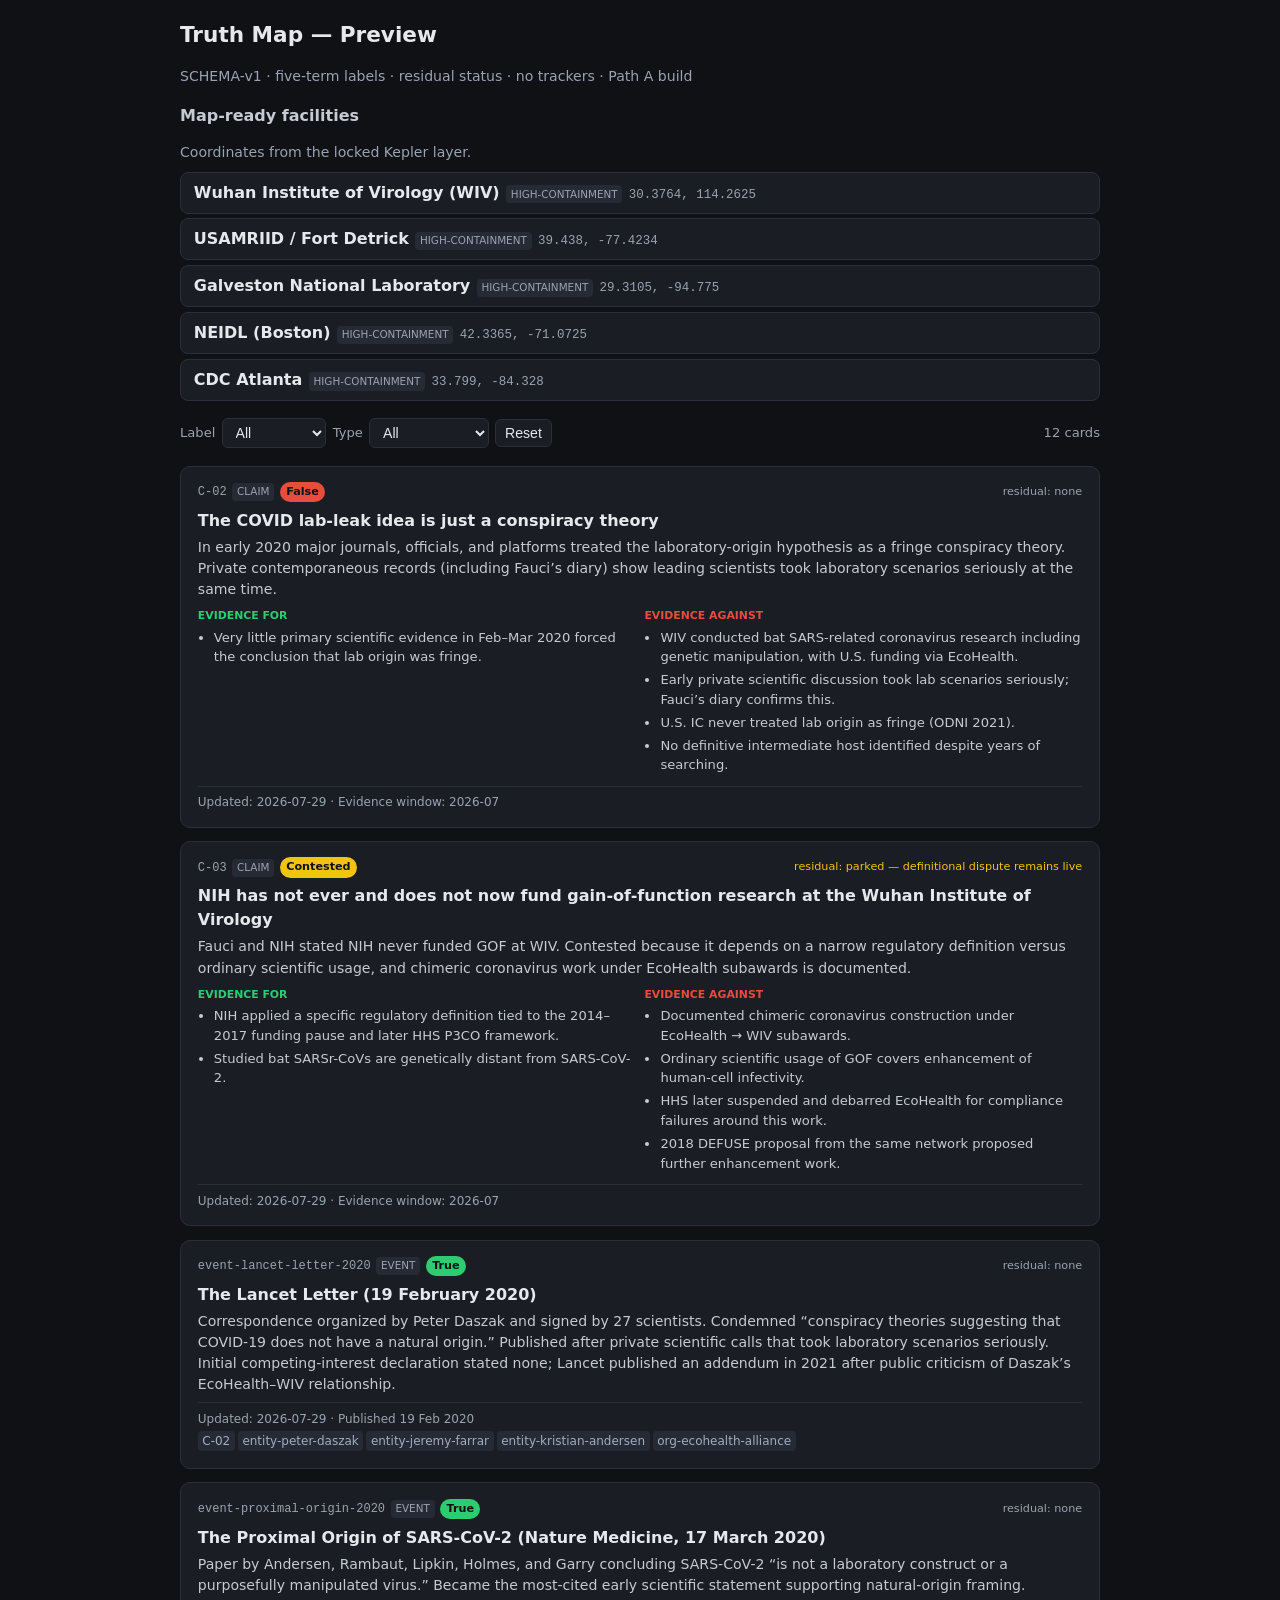
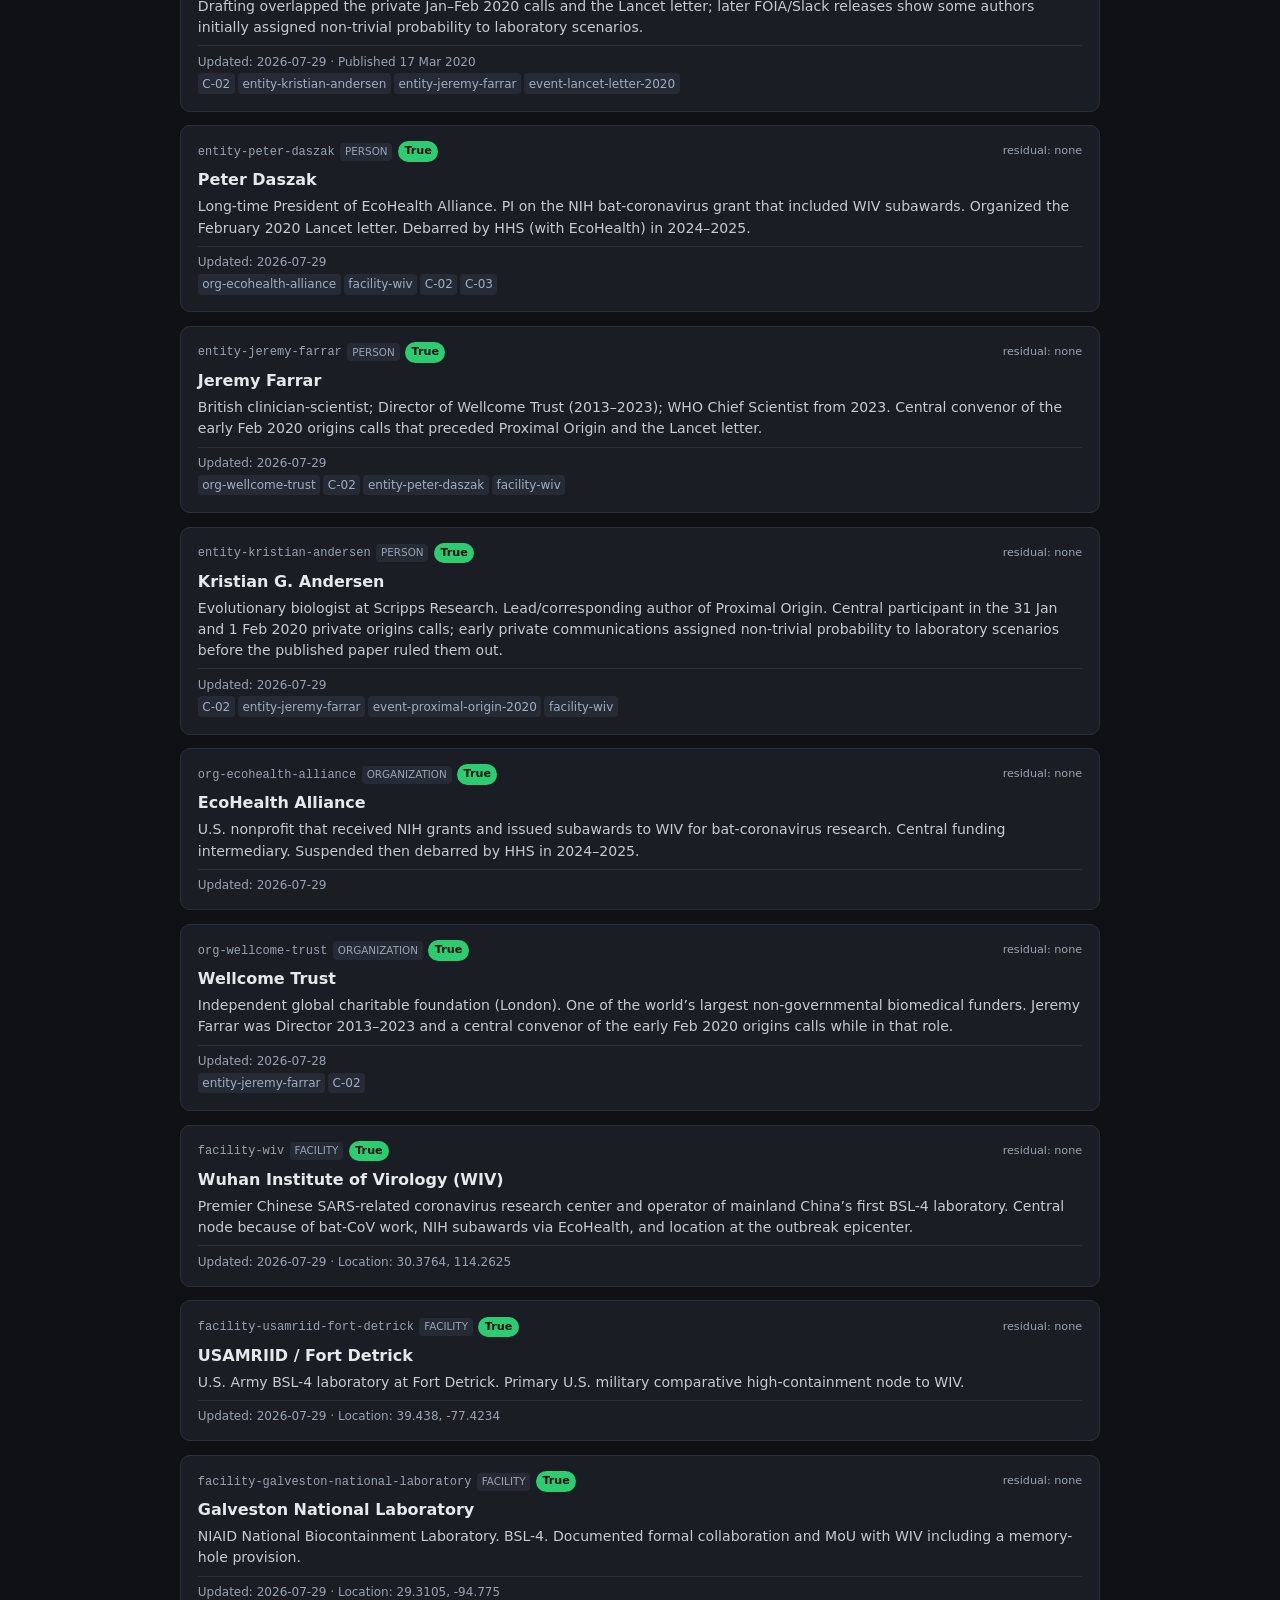
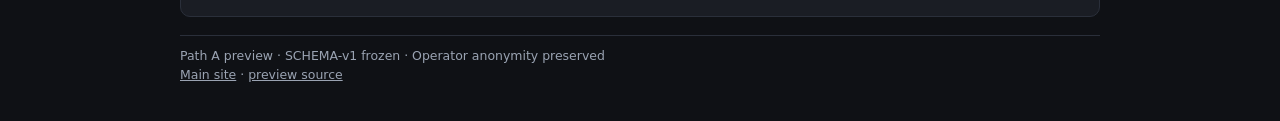
<file: preview/site-scaffold.html>
<!DOCTYPE html>
<html lang="en"><head>
<meta charset="UTF-8"/><meta name="viewport" content="width=device-width,initial-scale=1"/>
<title>Truth Map Preview</title>
<style>
:root{--bg:#0f1115;--card:#1a1d24;--text:#e6e8ec;--muted:#9aa3b2;--border:#2a2f3a;--true:#2ecc71;--contested:#f1c40f;--false:#e74c3c}
*{box-sizing:border-box}body{margin:0;font-family:system-ui,sans-serif;background:var(--bg);color:var(--text);line-height:1.5;padding:1.2rem}
header,section,#cards,footer,.controls{max-width:920px;margin:0 auto 1.1rem}
h1{font-size:1.35rem;margin:0 0 .2rem}.sub{color:var(--muted);font-size:.88rem}
.map-item{background:var(--card);border:1px solid var(--border);border-radius:8px;padding:.5rem .8rem;margin-bottom:.3rem;display:flex;flex-wrap:wrap;gap:.4rem;align-items:baseline}
.name{font-weight:600}.coords{font-family:ui-monospace,monospace;font-size:.78rem;color:var(--muted)}
.layer{font-size:.65rem;text-transform:uppercase;padding:.08rem .3rem;border-radius:4px;background:#252a35;color:var(--muted)}
.controls{display:flex;flex-wrap:wrap;gap:.4rem;align-items:center}
label{color:var(--muted);font-size:.82rem}select,button{background:var(--card);color:var(--text);border:1px solid var(--border);border-radius:6px;padding:.3rem .55rem;font-size:.88rem}
button{cursor:pointer}#count{color:var(--muted);font-size:.82rem;margin-left:auto}
.card{background:var(--card);border:1px solid var(--border);border-radius:10px;padding:.95rem 1.05rem;margin-bottom:.85rem}
.card-header{display:flex;flex-wrap:wrap;gap:.35rem;align-items:center;margin-bottom:.4rem}
.id{font-family:ui-monospace,monospace;font-size:.75rem;color:var(--muted)}
.type{font-size:.65rem;text-transform:uppercase;padding:.08rem .3rem;border-radius:4px;background:#252a35;color:var(--muted)}
.label{font-size:.7rem;font-weight:600;padding:.12rem .4rem;border-radius:999px;color:#0f1115}
.label.True{background:var(--true)}.label.Contested{background:var(--contested)}.label.False{background:var(--false)}
.residual{font-size:.7rem;color:var(--muted);margin-left:auto}.residual.parked{color:#f1c40f}
h2{font-size:1rem;margin:0 0 .25rem}.summary{color:#c5cad3;font-size:.88rem;margin:0 0 .45rem}
.evidence{display:grid;grid-template-columns:1fr 1fr;gap:.55rem;margin:.5rem 0;font-size:.82rem}
@media(max-width:640px){.evidence{grid-template-columns:1fr}}
.evidence h3{font-size:.68rem;text-transform:uppercase;margin:0 0 .2rem;color:var(--muted)}
.for h3{color:var(--true)}.against h3{color:var(--false)}
.evidence ul{margin:0;padding-left:1rem;color:#c5cad3}.evidence li{margin-bottom:.2rem}
.meta{font-size:.75rem;color:var(--muted);border-top:1px solid var(--border);padding-top:.4rem}
.links span{display:inline-block;margin:.1rem .2rem .1rem 0;padding:.08rem .28rem;background:#252a35;border-radius:4px;color:#a0aec0;font-size:.75rem}
footer{font-size:.78rem;color:var(--muted);border-top:1px solid var(--border);padding-top:.7rem}a{color:#9aa3b2}
</style></head><body>
<header>
<h1>Truth Map — Preview</h1>
<p class="sub">SCHEMA-v1 · five-term labels · residual status · no trackers · Path A build</p>
</header>
<section>
<h2 style="font-size:1rem;color:#c5cad3;margin:0 0 .4rem">Map-ready facilities</h2>
<p class="sub" style="margin-bottom:.5rem">Coordinates from the locked Kepler layer.</p>
<div class="map-item"><span class="name">Wuhan Institute of Virology (WIV)</span><span class="layer">High-Containment</span><span class="coords">30.3764, 114.2625</span></div>
<div class="map-item"><span class="name">USAMRIID / Fort Detrick</span><span class="layer">High-Containment</span><span class="coords">39.438, -77.4234</span></div>
<div class="map-item"><span class="name">Galveston National Laboratory</span><span class="layer">High-Containment</span><span class="coords">29.3105, -94.775</span></div>
<div class="map-item"><span class="name">NEIDL (Boston)</span><span class="layer">High-Containment</span><span class="coords">42.3365, -71.0725</span></div>
<div class="map-item"><span class="name">CDC Atlanta</span><span class="layer">High-Containment</span><span class="coords">33.799, -84.328</span></div>
</section>
<div class="controls">
<label>Label</label>
<select id="fl"><option value="all">All</option><option value="True">True</option><option value="Contested">Contested</option><option value="False">False</option></select>
<label>Type</label>
<select id="ft"><option value="all">All</option><option value="claim">Claim</option><option value="event">Event</option><option value="person">Person</option><option value="organization">Organization</option><option value="facility">Facility</option></select>
<button type="button" id="reset">Reset</button>
<span id="count"></span>
</div>
<div id="cards">

<article class="card" data-label="False" data-type="claim">
<div class="card-header"><span class="id">C-02</span><span class="type">claim</span><span class="label False">False</span><span class="residual none">residual: none</span></div>
<h2>The COVID lab-leak idea is just a conspiracy theory</h2>
<p class="summary">In early 2020 major journals, officials, and platforms treated the laboratory-origin hypothesis as a fringe conspiracy theory. Private contemporaneous records (including Fauci’s diary) show leading scientists took laboratory scenarios seriously at the same time.</p>
<div class="evidence"><div class="for"><h3>Evidence for</h3><ul><li>Very little primary scientific evidence in Feb–Mar 2020 forced the conclusion that lab origin was fringe.</li></ul></div><div class="against"><h3>Evidence against</h3><ul><li>WIV conducted bat SARS-related coronavirus research including genetic manipulation, with U.S. funding via EcoHealth.</li><li>Early private scientific discussion took lab scenarios seriously; Fauci’s diary confirms this.</li><li>U.S. IC never treated lab origin as fringe (ODNI 2021).</li><li>No definitive intermediate host identified despite years of searching.</li></ul></div></div>
<div class="meta">Updated: 2026-07-29 · Evidence window: 2026-07</div>
</article>

<article class="card" data-label="Contested" data-type="claim">
<div class="card-header"><span class="id">C-03</span><span class="type">claim</span><span class="label Contested">Contested</span><span class="residual parked">residual: parked — definitional dispute remains live</span></div>
<h2>NIH has not ever and does not now fund gain-of-function research at the Wuhan Institute of Virology</h2>
<p class="summary">Fauci and NIH stated NIH never funded GOF at WIV. Contested because it depends on a narrow regulatory definition versus ordinary scientific usage, and chimeric coronavirus work under EcoHealth subawards is documented.</p>
<div class="evidence"><div class="for"><h3>Evidence for</h3><ul><li>NIH applied a specific regulatory definition tied to the 2014–2017 funding pause and later HHS P3CO framework.</li><li>Studied bat SARSr-CoVs are genetically distant from SARS-CoV-2.</li></ul></div><div class="against"><h3>Evidence against</h3><ul><li>Documented chimeric coronavirus construction under EcoHealth → WIV subawards.</li><li>Ordinary scientific usage of GOF covers enhancement of human-cell infectivity.</li><li>HHS later suspended and debarred EcoHealth for compliance failures around this work.</li><li>2018 DEFUSE proposal from the same network proposed further enhancement work.</li></ul></div></div>
<div class="meta">Updated: 2026-07-29 · Evidence window: 2026-07</div>
</article>

<article class="card" data-label="True" data-type="event">
<div class="card-header"><span class="id">event-lancet-letter-2020</span><span class="type">event</span><span class="label True">True</span><span class="residual none">residual: none</span></div>
<h2>The Lancet Letter (19 February 2020)</h2>
<p class="summary">Correspondence organized by Peter Daszak and signed by 27 scientists. Condemned “conspiracy theories suggesting that COVID-19 does not have a natural origin.” Published after private scientific calls that took laboratory scenarios seriously. Initial competing-interest declaration stated none; Lancet published an addendum in 2021 after public criticism of Daszak’s EcoHealth–WIV relationship.</p>
<div class="meta">Updated: 2026-07-29 · Published 19 Feb 2020</div>
<div class="links"><span>C-02</span><span>entity-peter-daszak</span><span>entity-jeremy-farrar</span><span>entity-kristian-andersen</span><span>org-ecohealth-alliance</span></div>
</article>

<article class="card" data-label="True" data-type="event">
<div class="card-header"><span class="id">event-proximal-origin-2020</span><span class="type">event</span><span class="label True">True</span><span class="residual none">residual: none</span></div>
<h2>The Proximal Origin of SARS-CoV-2 (Nature Medicine, 17 March 2020)</h2>
<p class="summary">Paper by Andersen, Rambaut, Lipkin, Holmes, and Garry concluding SARS-CoV-2 “is not a laboratory construct or a purposefully manipulated virus.” Became the most-cited early scientific statement supporting natural-origin framing. Drafting overlapped the private Jan–Feb 2020 calls and the Lancet letter; later FOIA/Slack releases show some authors initially assigned non-trivial probability to laboratory scenarios.</p>
<div class="meta">Updated: 2026-07-29 · Published 17 Mar 2020</div>
<div class="links"><span>C-02</span><span>entity-kristian-andersen</span><span>entity-jeremy-farrar</span><span>event-lancet-letter-2020</span></div>
</article>

<article class="card" data-label="True" data-type="person">
<div class="card-header"><span class="id">entity-peter-daszak</span><span class="type">person</span><span class="label True">True</span><span class="residual none">residual: none</span></div>
<h2>Peter Daszak</h2>
<p class="summary">Long-time President of EcoHealth Alliance. PI on the NIH bat-coronavirus grant that included WIV subawards. Organized the February 2020 Lancet letter. Debarred by HHS (with EcoHealth) in 2024–2025.</p>
<div class="meta">Updated: 2026-07-29</div>
<div class="links"><span>org-ecohealth-alliance</span><span>facility-wiv</span><span>C-02</span><span>C-03</span></div>
</article>

<article class="card" data-label="True" data-type="person">
<div class="card-header"><span class="id">entity-jeremy-farrar</span><span class="type">person</span><span class="label True">True</span><span class="residual none">residual: none</span></div>
<h2>Jeremy Farrar</h2>
<p class="summary">British clinician-scientist; Director of Wellcome Trust (2013–2023); WHO Chief Scientist from 2023. Central convenor of the early Feb 2020 origins calls that preceded Proximal Origin and the Lancet letter.</p>
<div class="meta">Updated: 2026-07-29</div>
<div class="links"><span>org-wellcome-trust</span><span>C-02</span><span>entity-peter-daszak</span><span>facility-wiv</span></div>
</article>

<article class="card" data-label="True" data-type="person">
<div class="card-header"><span class="id">entity-kristian-andersen</span><span class="type">person</span><span class="label True">True</span><span class="residual none">residual: none</span></div>
<h2>Kristian G. Andersen</h2>
<p class="summary">Evolutionary biologist at Scripps Research. Lead/corresponding author of Proximal Origin. Central participant in the 31 Jan and 1 Feb 2020 private origins calls; early private communications assigned non-trivial probability to laboratory scenarios before the published paper ruled them out.</p>
<div class="meta">Updated: 2026-07-29</div>
<div class="links"><span>C-02</span><span>entity-jeremy-farrar</span><span>event-proximal-origin-2020</span><span>facility-wiv</span></div>
</article>

<article class="card" data-label="True" data-type="organization">
<div class="card-header"><span class="id">org-ecohealth-alliance</span><span class="type">organization</span><span class="label True">True</span><span class="residual none">residual: none</span></div>
<h2>EcoHealth Alliance</h2>
<p class="summary">U.S. nonprofit that received NIH grants and issued subawards to WIV for bat-coronavirus research. Central funding intermediary. Suspended then debarred by HHS in 2024–2025.</p>
<div class="meta">Updated: 2026-07-29</div>
</article>

<article class="card" data-label="True" data-type="organization">
<div class="card-header"><span class="id">org-wellcome-trust</span><span class="type">organization</span><span class="label True">True</span><span class="residual none">residual: none</span></div>
<h2>Wellcome Trust</h2>
<p class="summary">Independent global charitable foundation (London). One of the world’s largest non-governmental biomedical funders. Jeremy Farrar was Director 2013–2023 and a central convenor of the early Feb 2020 origins calls while in that role.</p>
<div class="meta">Updated: 2026-07-28</div>
<div class="links"><span>entity-jeremy-farrar</span><span>C-02</span></div>
</article>

<article class="card" data-label="True" data-type="facility">
<div class="card-header"><span class="id">facility-wiv</span><span class="type">facility</span><span class="label True">True</span><span class="residual none">residual: none</span></div>
<h2>Wuhan Institute of Virology (WIV)</h2>
<p class="summary">Premier Chinese SARS-related coronavirus research center and operator of mainland China’s first BSL-4 laboratory. Central node because of bat-CoV work, NIH subawards via EcoHealth, and location at the outbreak epicenter.</p>
<div class="meta">Updated: 2026-07-29 · Location: 30.3764, 114.2625</div>
</article>

<article class="card" data-label="True" data-type="facility">
<div class="card-header"><span class="id">facility-usamriid-fort-detrick</span><span class="type">facility</span><span class="label True">True</span><span class="residual none">residual: none</span></div>
<h2>USAMRIID / Fort Detrick</h2>
<p class="summary">U.S. Army BSL-4 laboratory at Fort Detrick. Primary U.S. military comparative high-containment node to WIV.</p>
<div class="meta">Updated: 2026-07-29 · Location: 39.438, -77.4234</div>
</article>

<article class="card" data-label="True" data-type="facility">
<div class="card-header"><span class="id">facility-galveston-national-laboratory</span><span class="type">facility</span><span class="label True">True</span><span class="residual none">residual: none</span></div>
<h2>Galveston National Laboratory</h2>
<p class="summary">NIAID National Biocontainment Laboratory. BSL-4. Documented formal collaboration and MoU with WIV including a memory-hole provision.</p>
<div class="meta">Updated: 2026-07-29 · Location: 29.3105, -94.775</div>
</article>

</div>
<footer>
Path A preview · SCHEMA-v1 frozen · Operator anonymity preserved<br/>
<a href="https://truth-map.github.io/truth-map/">Main site</a> ·
<a href="https://github.com/Truth-Map/truth-map/tree/main/preview">preview source</a>
</footer>
<script>
function apply(){
  const L=document.getElementById('fl').value, T=document.getElementById('ft').value;
  let n=0;
  document.querySelectorAll('#cards .card').forEach(el=>{
    const show=(L==='all'||el.dataset.label===L)&&(T==='all'||el.dataset.type===T);
    el.style.display=show?'':'none'; if(show)n++;
  });
  document.getElementById('count').textContent=n+' cards';
}
document.getElementById('fl').onchange=apply;
document.getElementById('ft').onchange=apply;
document.getElementById('reset').onclick=()=>{document.getElementById('fl').value='all';document.getElementById('ft').value='all';apply()};
apply();
</script>
</body></html>
</file>
<file: interactive/styles.css>
:root{--bg:#0f1115;--card:#1a1d24;--text:#e6e8ec;--muted:#9aa3b2;--border:#2a2f3a;--true:#2ecc71;--likely:#3498db;--contested:#f1c40f;--unlikely:#e67e22;--false:#e74c3c}*{box-sizing:border-box}body{margin:0;font-family:system-ui,-apple-system,Segoe UI,Roboto,sans-serif;background:var(--bg);color:var(--text);line-height:1.5;padding:1.25rem}header,.controls,#map-list,#cards,footer{max-width:920px;margin:0 auto 1.15rem}h1{font-size:1.4rem;margin:0 0 .25rem}.sub{color:var(--muted);font-size:.9rem}.controls{display:flex;flex-wrap:wrap;gap:.45rem;align-items:center}label{color:var(--muted);font-size:.85rem}select,button{background:var(--card);color:var(--text);border:1px solid var(--border);border-radius:6px;padding:.35rem .6rem;font-size:.9rem}button{cursor:pointer}button:hover{border-color:#4a5568}#count{color:var(--muted);font-size:.85rem;margin-left:auto}.map-item{background:var(--card);border:1px solid var(--border);border-radius:8px;padding:.55rem .85rem;margin-bottom:.35rem;display:flex;flex-wrap:wrap;gap:.45rem;align-items:baseline}.map-item .name{font-weight:600}.map-item .coords{font-family:ui-monospace,monospace;font-size:.8rem;color:var(--muted)}.map-item .layer{font-size:.68rem;text-transform:uppercase;padding:.08rem .35rem;border-radius:4px;background:#252a35;color:var(--muted)}.card{background:var(--card);border:1px solid var(--border);border-radius:10px;padding:1rem 1.1rem;margin-bottom:.9rem}.card-header{display:flex;flex-wrap:wrap;gap:.4rem;align-items:center;margin-bottom:.45rem}.id{font-family:ui-monospace,monospace;font-size:.78rem;color:var(--muted)}.type{font-size:.68rem;text-transform:uppercase;letter-spacing:.04em;padding:.1rem .35rem;border-radius:4px;background:#252a35;color:var(--muted)}.label{font-size:.72rem;font-weight:600;padding:.15rem .45rem;border-radius:999px;color:#0f1115}.label.True{background:var(--true)}.label.Contested{background:var(--contested)}.label.False{background:var(--false)}.label.Likely{background:var(--likely)}.label.Unlikely{background:var(--unlikely)}.residual{font-size:.72rem;color:var(--muted);margin-left:auto}.residual.parked{color:#f1c40f}h2{font-size:1.02rem;margin:0 0 .3rem;font-weight:600}.summary{color:#c5cad3;font-size:.9rem;margin:0 0 .5rem}.evidence{display:grid;grid-template-columns:1fr 1fr;gap:.65rem;margin:.55rem 0;font-size:.84rem}@media(max-width:640px){.evidence{grid-template-columns:1fr}}.evidence h3{font-size:.7rem;text-transform:uppercase;margin:0 0 .25rem;color:var(--muted)}.for h3{color:var(--true)}.against h3{color:var(--false)}.evidence ul{margin:0;padding-left:1.05rem;color:#c5cad3}.evidence li{margin-bottom:.25rem}.meta{font-size:.78rem;color:var(--muted);border-top:1px solid var(--border);padding-top:.45rem;display:flex;flex-wrap:wrap;gap:.75rem}.links span{display:inline-block;margin:.12rem .25rem .12rem 0;padding:.1rem .32rem;background:#252a35;border-radius:4px;color:#a0aec0;font-size:.78rem}.empty{color:var(--muted);text-align:center;padding:2rem}footer{font-size:.8rem;color:var(--muted);border-top:1px solid var(--border);padding-top:.75rem}footer a{color:#9aa3b2}.section-title{font-size:1.05rem;color:#c5cad3;margin:0 0 .5rem}
</file>
<file: docs/interactive/styles.css>
:root{--bg:#0f1115;--card:#1a1d24;--text:#e6e8ec;--muted:#9aa3b2;--border:#2a2f3a;--true:#2ecc71;--likely:#3498db;--contested:#f1c40f;--false:#e74c3c}*{box-sizing:border-box}body{margin:0;font-family:system-ui,sans-serif;background:var(--bg);color:var(--text);line-height:1.5;padding:1.25rem}header,.controls,#map-list,#cards,footer,#edges-list{max-width:920px;margin-left:auto;margin-right:auto}h1{font-size:1.4rem;margin:0 0 .25rem}.sub{color:var(--muted);font-size:.9rem}.controls{display:flex;flex-wrap:wrap;gap:.45rem;align-items:center;margin:1rem auto}label{color:var(--muted);font-size:.85rem}select,button{background:var(--card);color:var(--text);border:1px solid var(--border);border-radius:6px;padding:.35rem .6rem;font-size:.9rem}button{cursor:pointer}#count{color:var(--muted);font-size:.85rem;margin-left:auto}.map-item,.edge-item{background:var(--card);border:1px solid var(--border);border-radius:8px;padding:.55rem .85rem;margin-bottom:.35rem}.map-item{display:flex;flex-wrap:wrap;gap:.45rem;align-items:baseline}.name{font-weight:600}.coords{font-family:ui-monospace,monospace;font-size:.8rem;color:var(--muted)}.layer,.rel{font-size:.68rem;text-transform:uppercase;padding:.08rem .35rem;border-radius:4px;background:#252a35;color:var(--muted)}.card{background:var(--card);border:1px solid var(--border);border-radius:10px;padding:1rem 1.1rem;margin:0 auto .9rem;max-width:920px}.card-header{display:flex;flex-wrap:wrap;gap:.4rem;align-items:center;margin-bottom:.45rem}.id{font-family:ui-monospace,monospace;font-size:.78rem;color:var(--muted)}.type{font-size:.68rem;text-transform:uppercase;padding:.1rem .35rem;border-radius:4px;background:#252a35;color:var(--muted)}.label{font-size:.72rem;font-weight:600;padding:.15rem .45rem;border-radius:999px;color:#0f1115}.label.True{background:var(--true)}.label.Contested{background:var(--contested)}.label.False{background:var(--false)}.label.Likely{background:var(--likely)}.residual{font-size:.72rem;color:var(--muted);margin-left:auto}.residual.parked{color:#f1c40f}h2{font-size:1.02rem;margin:0 0 .3rem}.summary{color:#c5cad3;font-size:.9rem;margin:0 0 .5rem}.evidence{display:grid;grid-template-columns:1fr 1fr;gap:.65rem;margin:.55rem 0;font-size:.84rem}@media(max-width:640px){.evidence{grid-template-columns:1fr}}.evidence h3{font-size:.7rem;text-transform:uppercase;margin:0 0 .25rem;color:var(--muted)}.for h3{color:var(--true)}.against h3{color:var(--false)}.evidence ul{margin:0;padding-left:1.05rem;color:#c5cad3}.meta{font-size:.78rem;color:var(--muted);border-top:1px solid var(--border);padding-top:.45rem;display:flex;flex-wrap:wrap;gap:.75rem}.links span{display:inline-block;margin:.12rem .25rem .12rem 0;padding:.1rem .32rem;background:#252a35;border-radius:4px;color:#a0aec0;font-size:.78rem}.empty{color:var(--muted);text-align:center;padding:2rem}footer{font-size:.8rem;color:var(--muted);border-top:1px solid var(--border);padding-top:.75rem;margin-top:2rem}footer a{color:#9aa3b2}.section-title{font-size:1.05rem;color:#c5cad3;margin:0 0 .5rem}.edge-item{font-size:.88rem;display:flex;flex-wrap:wrap;gap:.4rem;align-items:center}.edge-item .src,.edge-item .tgt{font-family:ui-monospace,monospace;font-size:.8rem}
</file>
